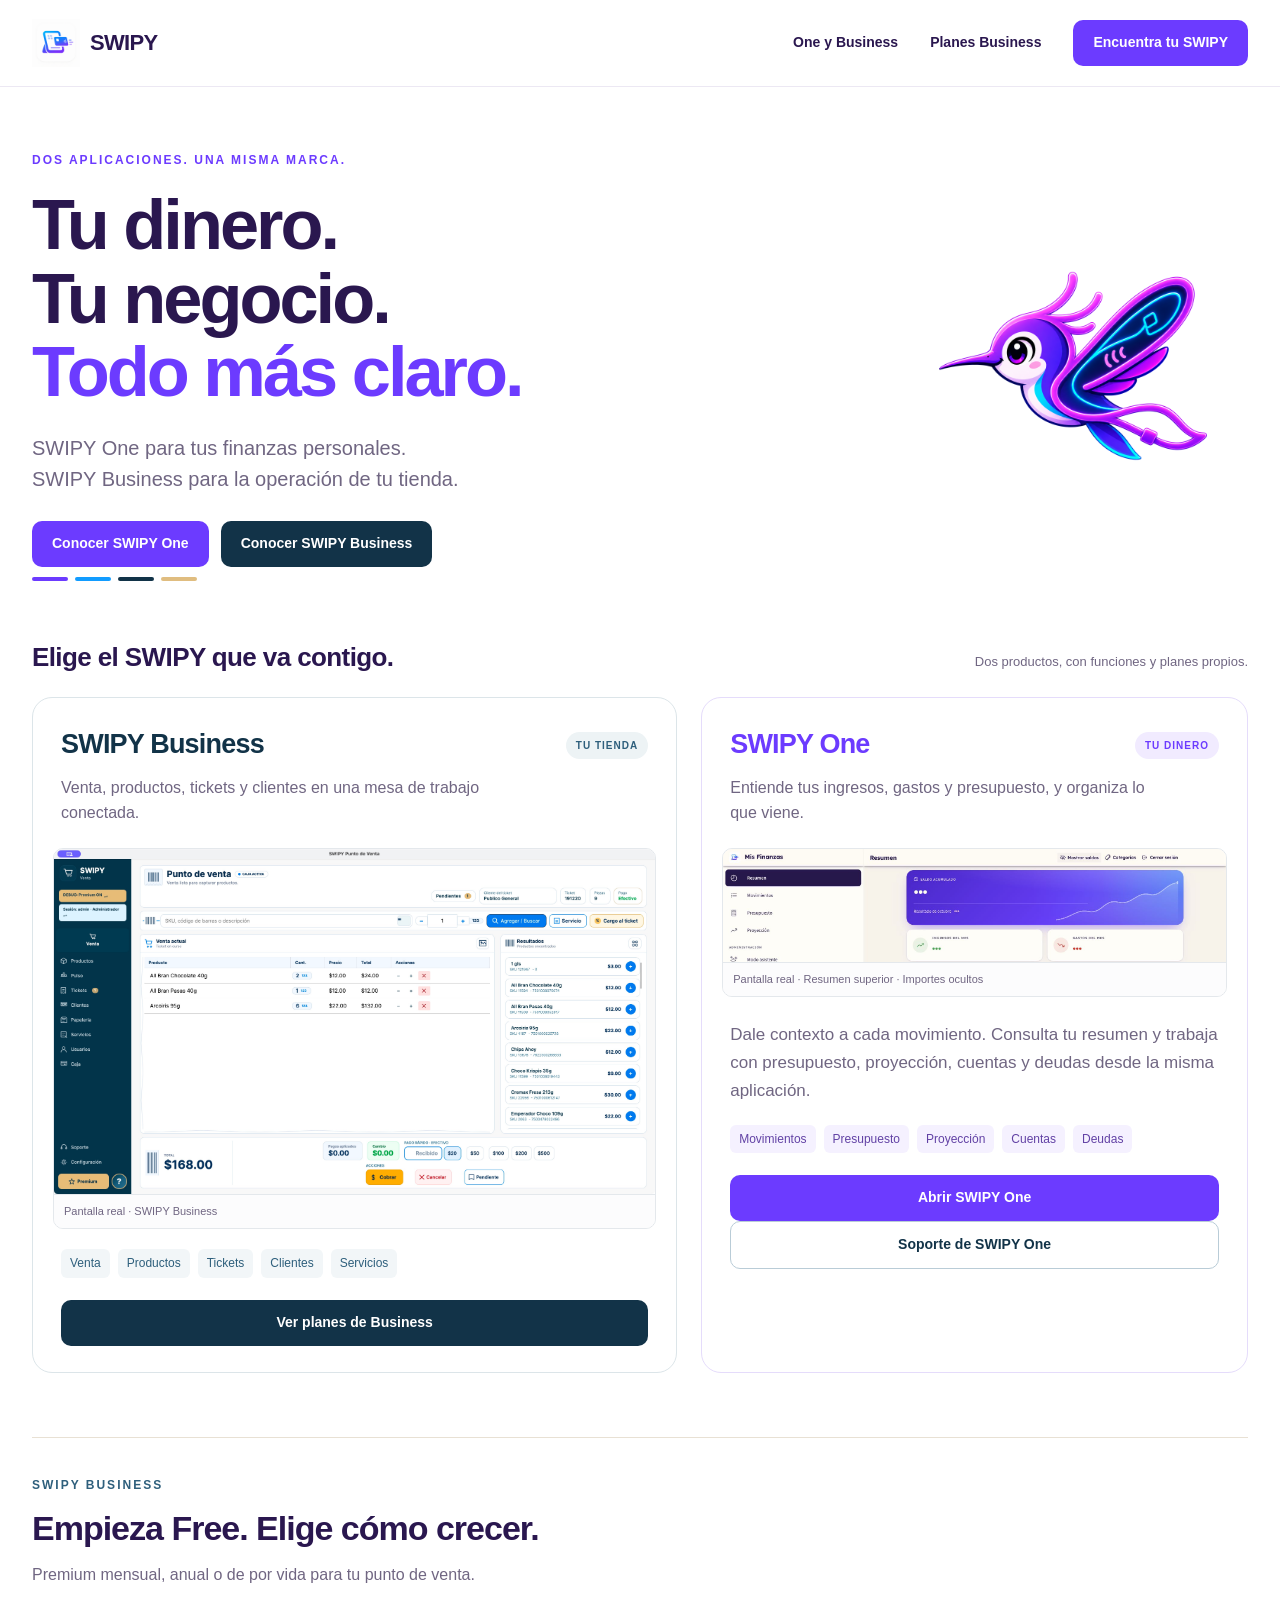
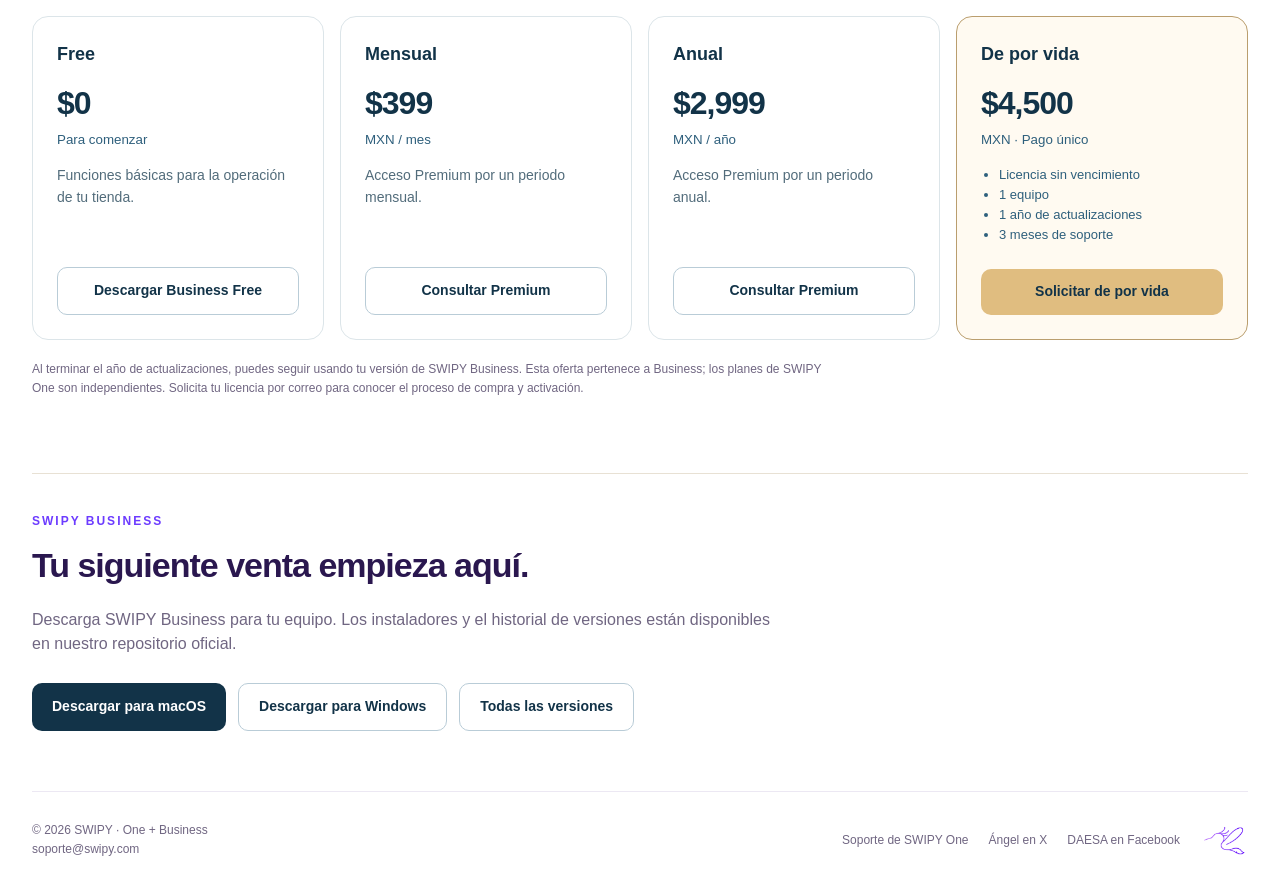
<file: index.html>
<!doctype html>
<html lang="es-MX">
<head>
<meta charset="utf-8">
<meta name="viewport" content="width=device-width,initial-scale=1">
<meta name="description" content="SWIPY One para tus finanzas personales y SWIPY Business para tu tienda. Conoce sus funciones, descarga Business y elige Premium mensual, anual o de por vida.">
<meta name="theme-color" content="#6c3bff">
<link rel="canonical" href="https://swipy.daesasoftware.com/">
<link rel="icon" type="image/png" href="assets/icon.png">
<link rel="apple-touch-icon" href="assets/icon.png">
<meta property="og:title" content="SWIPY · Tu dinero. Tu negocio. Todo más claro.">
<meta property="og:description" content="One para tus finanzas personales. Business para la operación de tu tienda.">
<meta property="og:type" content="website">
<meta property="og:url" content="https://swipy.daesasoftware.com/">
<meta property="og:image" content="https://swipy.daesasoftware.com/assets/icon.png">
<title>SWIPY · One para tu dinero, Business para tu tienda</title>
<link rel="stylesheet" href="styles.css?v=20261006">
</head>
<body>
<a class="skip-link" href="#contenido">Saltar al contenido</a>
<header>
<div class="wrap nav">
<a class="logo" href="#inicio">
<img src="assets/icon.png" alt="Icono oficial de SWIPY">SWIPY</a>
<nav class="navlinks" aria-label="Principal">
<a href="#productos">One y Business</a>
<a href="#planes">Planes Business</a>
<a class="button" href="#productos">Encuentra tu SWIPY</a>
</nav>
</div>
</header>
<main class="wrap" id="contenido">
<div id="inicio">
</div>
<section class="hero">
<div>
<div class="eyebrow">Dos aplicaciones. Una misma marca.</div>
<h1>Tu dinero.<br>Tu negocio.<br>
<span>Todo más claro.</span>
</h1>
<p>SWIPY One para tus finanzas personales.<br>SWIPY Business para la operación de tu tienda.</p>
<div class="herolinks">
<a class="button" href="#one">Conocer SWIPY One</a>
<a class="button business" href="#business">Conocer SWIPY Business</a>
</div>
<div class="palette" aria-label="Colores reales: violeta, azul, océano y dorado">
<i style="background:#6c3bff">
</i>
<i style="background:#129cff">
</i>
<i style="background:#123348">
</i>
<i style="background:#e0bd80">
</i>
</div>
</div>
<img class="mascot" src="assets/mascota.png" alt="Mascota oficial SWIPY: colibrí-ajolote">
</section>
<section id="productos">
<div class="sectionhead">
<h2>Elige el SWIPY que va contigo.</h2>
<span>Dos productos, con funciones y planes propios.</span>
</div>
<div class="products">
<article class="product" id="business">
<div class="producttop">
<div class="productname">
<h3>SWIPY Business</h3>
<span class="tag">TU TIENDA</span>
</div>
<p>Venta, productos, tickets y clientes en una mesa de trabajo conectada.</p>
</div>
<figure class="shot">
<img src="assets/business-venta.png" alt="Captura real de Venta en SWIPY Business, con ticket y resultados de productos">
<figcaption>Pantalla real · SWIPY Business</figcaption>
</figure>
<div class="productbottom">
<div class="features">
<span>Venta</span>
<span>Productos</span>
<span>Tickets</span>
<span>Clientes</span>
<span>Servicios</span>
</div>
<a class="button business" href="#planes">Ver planes de Business</a>
</div>
</article>
<article class="product one" id="one">
<div class="producttop">
<div class="productname">
<h3>SWIPY One</h3>
<span class="tag">TU DINERO</span>
</div>
<p>Entiende tus ingresos, gastos y presupuesto, y organiza lo que viene.</p>
</div>
<figure class="shot">
<img src="assets/one-resumen.png" alt="Captura real del resumen de SWIPY One con los importes ocultos">
<figcaption>Pantalla real · Resumen superior · Importes ocultos</figcaption>
</figure>
<div class="productbottom">
<p class="detail">Dale contexto a cada movimiento. Consulta tu resumen y trabaja con presupuesto, proyección, cuentas y deudas desde la misma aplicación.</p>
<div class="features">
<span>Movimientos</span>
<span>Presupuesto</span>
<span>Proyección</span>
<span>Cuentas</span>
<span>Deudas</span>
</div>
<a class="button" href="https://one.daesasoftware.com/" target="_blank" rel="noopener">Abrir SWIPY One</a>
<a class="button outline" href="soporte-one.html">Soporte de SWIPY One</a>
</div>
</article>
</div>
</section>
<section class="plans" id="planes">
<div class="eyebrow">SWIPY Business</div>
<h2>Empieza Free. Elige cómo crecer.</h2>
<p>Premium mensual, anual o de por vida para tu punto de venta.</p>
<div class="prices">
<article class="price">
<h3>Free</h3>
<strong>$0</strong>
<small>Para comenzar</small>
<p>Funciones básicas para la operación de tu tienda.</p>
<a class="button outline" href="#descargar">Descargar Business Free</a>
</article>
<article class="price">
<h3>Mensual</h3>
<strong>$399</strong>
<small>MXN / mes</small>
<p>Acceso Premium por un periodo mensual.</p>
<a class="button outline" href="mailto:soporte@swipy.com?subject=SWIPY%20Business%20Premium">Consultar Premium</a>
</article>
<article class="price">
<h3>Anual</h3>
<strong>$2,999</strong>
<small>MXN / año</small>
<p>Acceso Premium por un periodo anual.</p>
<a class="button outline" href="mailto:soporte@swipy.com?subject=SWIPY%20Business%20Premium">Consultar Premium</a>
</article>
<article class="price lifetime">
<h3>De por vida</h3>
<strong>$4,500</strong>
<small>MXN · Pago único</small>
<ul>
<li>Licencia sin vencimiento</li>
<li>1 equipo</li>
<li>1 año de actualizaciones</li>
<li>3 meses de soporte</li>
</ul>
<a class="button gold" href="mailto:soporte@swipy.com?subject=SWIPY+Business+%E2%80%94+Licencia+de+por+vida+%244%2C500+MXN&body=Me+interesa+la+licencia+de+por+vida+de+SWIPY+Business+por+%244%2C500+MXN%3A+1+equipo%2C+licencia+sin+vencimiento%2C+1+a%C3%B1o+de+actualizaciones+y+3+meses+de+soporte.+Quiero+conocer+el+proceso+de+compra+y+activaci%C3%B3n.">Solicitar de por vida</a>
</article>
</div>
<p class="notice" id="condiciones">Al terminar el año de actualizaciones, puedes seguir usando tu versión de SWIPY Business. Esta oferta pertenece a Business; los planes de SWIPY One son independientes. Solicita tu licencia por correo para conocer el proceso de compra y activación.</p>
</section>
<section class="downloads" id="descargar">
<div class="eyebrow">SWIPY Business</div>
<h2>Tu siguiente venta empieza aquí.</h2>
<p>Descarga SWIPY Business para tu equipo. Los instaladores y el historial de versiones están disponibles en nuestro repositorio oficial.</p>
<div class="herolinks">
<a class="button business" href="https://github.com/DaeSa-Software/swipy-pages/releases/latest/download/SWIPY.Avalonia-osx-Setup.pkg">Descargar para macOS</a>
<a class="button outline" href="https://github.com/DaeSa-Software/swipy-pages/releases/latest/download/SWIPY.Avalonia-win-Setup.exe">Descargar para Windows</a>
<a class="button outline" href="https://github.com/DaeSa-Software/swipy-pages/releases">Todas las versiones</a>
</div>
</section>
</main>
<footer class="wrap footer">
<span>© 2026 SWIPY · One + Business<br>
<a href="mailto:soporte@swipy.com">soporte@swipy.com</a>
</span>
<div class="footerlinks">
<a href="soporte-one.html">Soporte de SWIPY One</a>
<a href="https://x.com/legnaG93" target="_blank" rel="noopener noreferrer">Ángel en X</a>
<a href="https://www.facebook.com/DaesaSoftware" target="_blank" rel="noopener noreferrer">DAESA en Facebook</a>
<img src="assets/firma.png" alt="Firma de la mascota oficial SWIPY">
</div>
</footer>
</body>
</html>
</file>
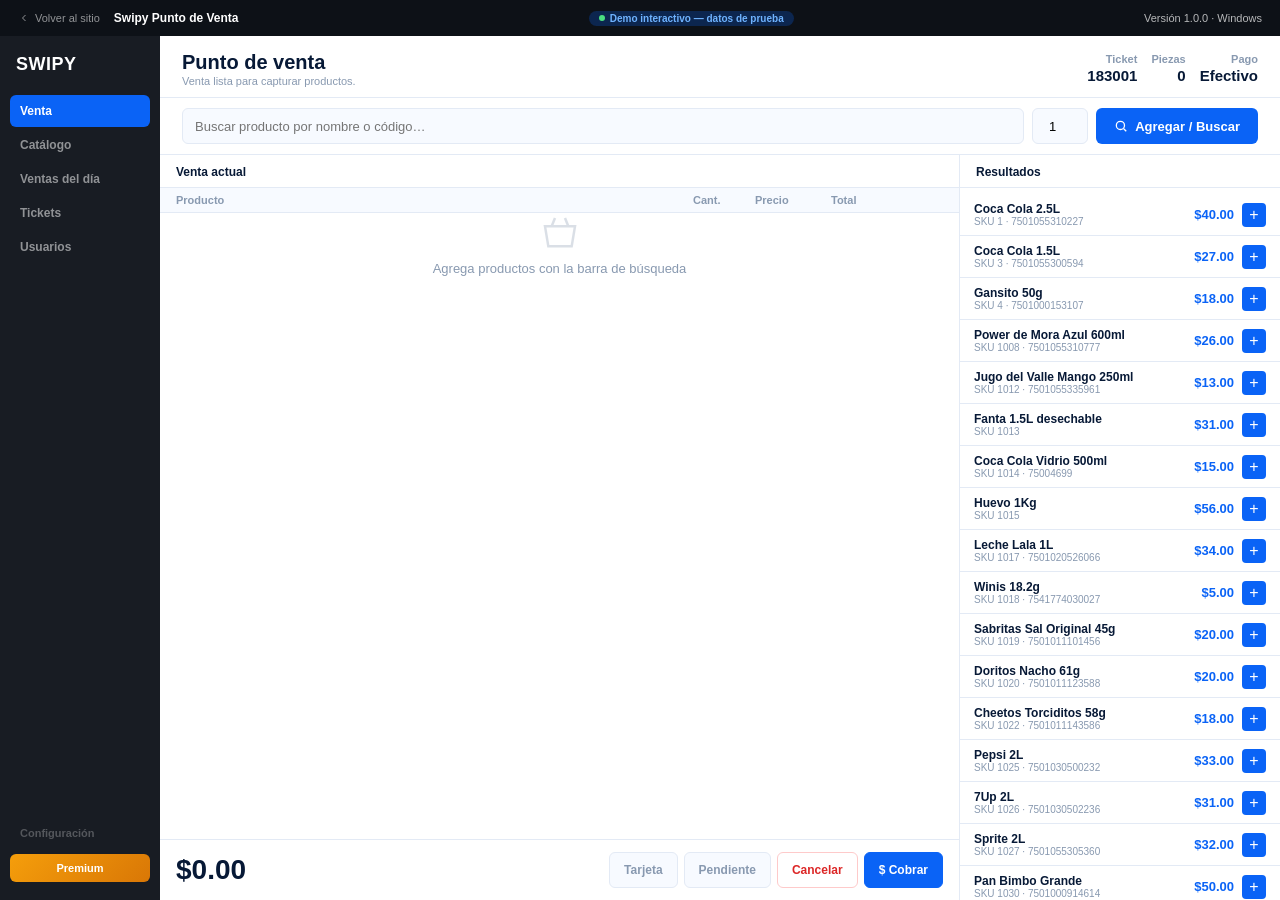
<file: demo.html>
<!doctype html>
<html lang="es-MX">
<head>
  <meta charset="utf-8">
  <meta name="viewport" content="width=device-width, initial-scale=1">
  <title>Swipy – Demo interactivo</title>
  <style>
    *, *::before, *::after { box-sizing: border-box; margin: 0; padding: 0; }

    :root {
      --side-bg: #181c23;
      --side-w: 160px;
      --blue: #0a63f6;
      --blue-dark: #0850d0;
      --navy: #071936;
      --ink: #172748;
      --muted: #8899b0;
      --line: #e3eaf5;
      --soft: #f7faff;
      --white: #fff;
      --green: #16a34a;
      --red: #dc2626;
    }

    html, body { height: 100%; overflow: hidden; }

    body {
      font-family: 'Segoe UI', Inter, Arial, sans-serif;
      font-size: 13px;
      color: var(--ink);
      background: #111;
      display: flex;
      flex-direction: column;
    }

    /* ── Top bar ── */
    .topbar {
      display: flex;
      align-items: center;
      justify-content: space-between;
      padding: 0 18px;
      height: 36px;
      background: #0d1117;
      color: rgba(255,255,255,.7);
      font-size: 11px;
      flex-shrink: 0;
      gap: 12px;
    }
    .topbar strong { color: #fff; font-size: 12px; }
    .topbar-badge {
      display: inline-flex;
      align-items: center;
      gap: 5px;
      padding: 2px 10px;
      border-radius: 999px;
      background: rgba(10,99,246,.25);
      color: #6fb3ff;
      font-size: 10px;
      font-weight: 700;
    }
    .topbar-badge::before {
      content: '';
      width: 6px; height: 6px;
      border-radius: 50%;
      background: #4ade80;
      display: block;
    }
    .back-link {
      color: rgba(255,255,255,.55);
      font-size: 11px;
      text-decoration: none;
      display: flex;
      align-items: center;
      gap: 5px;
    }
    .back-link:hover { color: #fff; }

    /* ── App shell ── */
    .app {
      flex: 1;
      display: flex;
      overflow: hidden;
    }

    /* ── Sidebar ── */
    .sidebar {
      width: var(--side-w);
      background: var(--side-bg);
      display: flex;
      flex-direction: column;
      padding: 18px 10px;
      flex-shrink: 0;
      user-select: none;
    }
    .sidebar-logo {
      color: #fff;
      font-size: 18px;
      font-weight: 900;
      letter-spacing: .5px;
      padding: 0 6px;
      margin-bottom: 20px;
    }
    .nav-item {
      padding: 9px 10px;
      border-radius: 6px;
      color: rgba(255,255,255,.52);
      font-size: 12px;
      font-weight: 600;
      cursor: pointer;
      transition: background .15s, color .15s;
      margin-bottom: 2px;
    }
    .nav-item:hover { background: rgba(255,255,255,.06); color: rgba(255,255,255,.85); }
    .nav-item.active { background: var(--blue); color: #fff; }
    .sidebar-bottom { margin-top: auto; }
    .sidebar-bottom .nav-item { font-size: 11px; }
    .premium-btn {
      display: block;
      margin-top: 6px;
      padding: 8px 10px;
      border-radius: 6px;
      background: linear-gradient(135deg, #f59e0b, #d97706);
      color: #fff;
      font-size: 11px;
      font-weight: 800;
      text-align: center;
      cursor: default;
    }

    /* ── Main content ── */
    .main {
      flex: 1;
      background: var(--white);
      display: flex;
      flex-direction: column;
      overflow: hidden;
    }

    /* ── Views ── */
    .view { display: none; flex: 1; flex-direction: column; overflow: hidden; }
    .view.active { display: flex; }

    /* ── Shared header ── */
    .view-head {
      padding: 16px 22px 10px;
      border-bottom: 1px solid var(--line);
      display: flex;
      align-items: flex-start;
      justify-content: space-between;
      flex-shrink: 0;
    }
    .view-title { font-size: 20px; font-weight: 900; color: var(--navy); line-height: 1; }
    .view-sub { font-size: 11px; color: var(--muted); margin-top: 3px; }
    .view-meta { display: flex; gap: 14px; }
    .meta-chip {
      text-align: right;
      font-size: 11px;
      color: var(--muted);
      font-weight: 600;
      line-height: 1.3;
    }
    .meta-chip strong { display: block; font-size: 15px; color: var(--navy); font-weight: 900; }

    /* ── Venta view ── */
    #v-venta .search-bar {
      display: flex;
      gap: 8px;
      padding: 10px 22px;
      border-bottom: 1px solid var(--line);
      flex-shrink: 0;
    }
    .search-input {
      flex: 1;
      height: 36px;
      padding: 0 12px;
      border: 1px solid var(--line);
      border-radius: 6px;
      background: var(--soft);
      font-size: 13px;
      color: var(--ink);
      outline: none;
    }
    .search-input:focus { border-color: var(--blue); }
    .qty-input {
      width: 56px;
      height: 36px;
      padding: 0 10px;
      border: 1px solid var(--line);
      border-radius: 6px;
      background: var(--soft);
      font-size: 13px;
      text-align: center;
      outline: none;
    }
    .qty-input:focus { border-color: var(--blue); }
    .search-btn {
      height: 36px;
      padding: 0 18px;
      background: var(--blue);
      color: #fff;
      border: none;
      border-radius: 6px;
      font-size: 13px;
      font-weight: 700;
      cursor: pointer;
      display: flex;
      align-items: center;
      gap: 7px;
      white-space: nowrap;
    }
    .search-btn:hover { background: var(--blue-dark); }

    .venta-body {
      flex: 1;
      display: grid;
      grid-template-columns: 1fr 320px;
      overflow: hidden;
    }

    /* Left: current sale */
    .sale-panel {
      display: flex;
      flex-direction: column;
      border-right: 1px solid var(--line);
      overflow: hidden;
    }
    .panel-title {
      padding: 10px 16px 8px;
      font-size: 12px;
      font-weight: 800;
      color: var(--navy);
      border-bottom: 1px solid var(--line);
      flex-shrink: 0;
    }
    .sale-table-head {
      display: grid;
      grid-template-columns: 1fr 56px 70px 70px 36px;
      gap: 6px;
      padding: 6px 16px;
      background: var(--soft);
      border-bottom: 1px solid var(--line);
      font-size: 11px;
      font-weight: 700;
      color: var(--muted);
      flex-shrink: 0;
    }
    .sale-items {
      flex: 1;
      overflow-y: auto;
    }
    .sale-row {
      display: grid;
      grid-template-columns: 1fr 56px 70px 70px 36px;
      gap: 6px;
      padding: 8px 16px;
      border-bottom: 1px solid var(--line);
      align-items: center;
      font-size: 12px;
    }
    .sale-row:last-child { border-bottom: none; }
    .sale-row .prod-name { font-weight: 600; color: var(--navy); }
    .sale-row .qty-cell {
      width: 44px;
      height: 26px;
      text-align: center;
      border: 1px solid var(--line);
      border-radius: 4px;
      font-size: 12px;
      outline: none;
      background: var(--soft);
    }
    .sale-row .price-cell { color: var(--muted); }
    .sale-row .total-cell { font-weight: 700; color: var(--ink); }
    .remove-btn {
      width: 26px; height: 26px;
      border: none;
      background: #fee2e2;
      color: var(--red);
      border-radius: 4px;
      cursor: pointer;
      font-size: 14px;
      display: flex;
      align-items: center;
      justify-content: center;
    }
    .remove-btn:hover { background: #fecaca; }
    .sale-empty {
      flex: 1;
      display: flex;
      align-items: center;
      justify-content: center;
      color: var(--muted);
      font-size: 13px;
      flex-direction: column;
      gap: 8px;
    }
    .sale-empty svg { opacity: .3; }

    .sale-footer {
      padding: 12px 16px;
      border-top: 1px solid var(--line);
      display: flex;
      align-items: center;
      justify-content: space-between;
      flex-shrink: 0;
      gap: 10px;
    }
    .total-display { font-size: 28px; font-weight: 900; color: var(--navy); }
    .pay-btns { display: flex; gap: 6px; }
    .pay-btn {
      height: 36px;
      padding: 0 14px;
      border: 1px solid var(--line);
      border-radius: 6px;
      background: var(--soft);
      color: var(--muted);
      font-size: 12px;
      font-weight: 700;
      cursor: pointer;
    }
    .pay-btn:hover { background: var(--line); }
    .pay-btn.cobrar {
      background: var(--blue);
      color: #fff;
      border-color: var(--blue);
    }
    .pay-btn.cobrar:hover { background: var(--blue-dark); }
    .pay-btn.cancelar { color: var(--red); border-color: #fecaca; background: #fff; }
    .pay-btn.cancelar:hover { background: #fee2e2; }

    /* Right: search results */
    .results-panel {
      display: flex;
      flex-direction: column;
      overflow: hidden;
    }
    .results-list {
      flex: 1;
      overflow-y: auto;
      padding: 6px 0;
    }
    .result-row {
      display: flex;
      align-items: center;
      justify-content: space-between;
      padding: 8px 14px;
      cursor: pointer;
      border-bottom: 1px solid var(--line);
      gap: 8px;
    }
    .result-row:hover { background: var(--soft); }
    .result-row:last-child { border-bottom: none; }
    .result-name { font-size: 12px; font-weight: 600; color: var(--navy); }
    .result-sku { font-size: 10px; color: var(--muted); }
    .result-price { font-size: 13px; font-weight: 800; color: var(--blue); white-space: nowrap; }
    .add-chip {
      width: 24px; height: 24px;
      background: var(--blue);
      color: #fff;
      border-radius: 4px;
      display: flex;
      align-items: center;
      justify-content: center;
      font-size: 16px;
      flex-shrink: 0;
    }

    /* ── Catálogo view ── */
    .cat-filters {
      padding: 10px 22px;
      border-bottom: 1px solid var(--line);
      display: grid;
      grid-template-columns: 1fr 140px 140px 90px 90px auto;
      gap: 8px;
      align-items: end;
      flex-shrink: 0;
    }
    .field-label { font-size: 10px; color: var(--muted); font-weight: 700; margin-bottom: 3px; }
    .field-input {
      height: 32px;
      padding: 0 10px;
      border: 1px solid var(--line);
      border-radius: 5px;
      background: var(--soft);
      font-size: 12px;
      outline: none;
      width: 100%;
    }
    .field-input:focus { border-color: var(--blue); }
    .filter-btn {
      height: 32px;
      padding: 0 16px;
      background: var(--blue);
      color: #fff;
      border: none;
      border-radius: 5px;
      font-size: 12px;
      font-weight: 700;
      cursor: pointer;
      align-self: end;
    }
    .filter-btn:hover { background: var(--blue-dark); }

    .cat-body {
      flex: 1;
      display: grid;
      grid-template-columns: 1fr 240px;
      overflow: hidden;
    }
    .cat-table-wrap { overflow-y: auto; }
    .cat-table {
      width: 100%;
      border-collapse: collapse;
      font-size: 12px;
    }
    .cat-table thead th {
      position: sticky;
      top: 0;
      background: var(--soft);
      padding: 8px 12px;
      text-align: left;
      font-size: 11px;
      font-weight: 700;
      color: var(--muted);
      border-bottom: 1px solid var(--line);
      white-space: nowrap;
    }
    .cat-table tbody tr {
      border-bottom: 1px solid var(--line);
      cursor: pointer;
      transition: background .1s;
    }
    .cat-table tbody tr:hover { background: var(--soft); }
    .cat-table tbody tr.selected { background: #eff6ff; }
    .cat-table td { padding: 7px 12px; color: var(--ink); }
    .cat-table td:first-child { color: var(--muted); font-size: 11px; }

    .detail-panel {
      border-left: 1px solid var(--line);
      padding: 16px;
      overflow-y: auto;
    }
    .detail-panel h3 { font-size: 13px; font-weight: 800; color: var(--navy); margin-bottom: 14px; }
    .detail-field { margin-bottom: 12px; }
    .detail-field label { display: block; font-size: 10px; color: var(--muted); font-weight: 700; margin-bottom: 3px; }
    .detail-field input {
      width: 100%;
      height: 30px;
      padding: 0 8px;
      border: 1px solid var(--line);
      border-radius: 4px;
      background: var(--soft);
      font-size: 12px;
      outline: none;
    }
    .detail-actions { display: flex; gap: 6px; margin-top: 14px; }
    .det-btn {
      flex: 1;
      height: 30px;
      border: 1px solid var(--line);
      border-radius: 4px;
      background: var(--soft);
      color: var(--muted);
      font-size: 11px;
      font-weight: 700;
      cursor: default;
    }

    /* ── Ventas del día view ── */
    .stats-grid {
      display: grid;
      grid-template-columns: repeat(4, 1fr);
      gap: 14px;
      padding: 16px 22px;
      flex-shrink: 0;
    }
    .stat-card {
      padding: 14px 16px;
      border: 1px solid var(--line);
      border-radius: 8px;
      background: var(--soft);
    }
    .stat-label { font-size: 11px; color: var(--muted); font-weight: 700; margin-bottom: 4px; }
    .stat-value { font-size: 22px; font-weight: 900; color: var(--navy); }
    .stat-value.green { color: var(--green); }
    .tickets-list { flex: 1; overflow-y: auto; padding: 0 22px; }
    .ticket-row {
      display: grid;
      grid-template-columns: 80px 1fr 80px 90px;
      gap: 10px;
      align-items: center;
      padding: 10px 0;
      border-bottom: 1px solid var(--line);
      font-size: 12px;
    }
    .ticket-row:last-child { border-bottom: none; }
    .ticket-id { font-weight: 800; color: var(--blue); }
    .ticket-items { color: var(--muted); }
    .ticket-pay {
      display: inline-flex;
      align-items: center;
      padding: 2px 8px;
      border-radius: 999px;
      font-size: 10px;
      font-weight: 700;
      background: #dcfce7;
      color: var(--green);
    }
    .ticket-total { font-weight: 800; text-align: right; }

    /* ── Modal de cobro ── */
    .modal-overlay {
      position: fixed;
      inset: 0;
      background: rgba(0,0,0,.5);
      display: flex;
      align-items: center;
      justify-content: center;
      z-index: 100;
      backdrop-filter: blur(3px);
    }
    .modal-overlay.hidden { display: none; }
    .modal {
      background: #fff;
      border-radius: 12px;
      width: 380px;
      padding: 28px;
      box-shadow: 0 30px 60px rgba(0,0,0,.25);
    }
    .modal h2 { font-size: 18px; font-weight: 900; color: var(--navy); margin-bottom: 6px; }
    .modal p { font-size: 13px; color: var(--muted); margin-bottom: 20px; }
    .modal-total { font-size: 36px; font-weight: 900; color: var(--navy); text-align: center; margin-bottom: 20px; }
    .payment-methods { display: grid; grid-template-columns: 1fr 1fr 1fr; gap: 8px; margin-bottom: 20px; }
    .pay-method {
      padding: 12px 8px;
      border: 2px solid var(--line);
      border-radius: 8px;
      text-align: center;
      font-size: 12px;
      font-weight: 700;
      color: var(--muted);
      cursor: pointer;
      transition: all .15s;
    }
    .pay-method:hover { border-color: var(--blue); color: var(--blue); }
    .pay-method.selected { border-color: var(--blue); background: #eff6ff; color: var(--blue); }
    .pay-method svg { display: block; margin: 0 auto 5px; }
    .received-row { display: flex; gap: 8px; margin-bottom: 14px; align-items: center; }
    .received-row label { font-size: 12px; font-weight: 700; white-space: nowrap; }
    .received-row input {
      flex: 1;
      height: 36px;
      padding: 0 12px;
      border: 1px solid var(--line);
      border-radius: 6px;
      font-size: 15px;
      font-weight: 700;
      outline: none;
    }
    .received-row input:focus { border-color: var(--blue); }
    .change-display {
      text-align: center;
      font-size: 13px;
      color: var(--muted);
      margin-bottom: 16px;
      min-height: 20px;
    }
    .change-display strong { color: var(--green); font-size: 16px; }
    .quick-amounts { display: flex; gap: 6px; margin-bottom: 18px; }
    .quick-btn {
      flex: 1;
      height: 32px;
      border: 1px solid var(--line);
      border-radius: 5px;
      background: var(--soft);
      font-size: 12px;
      font-weight: 700;
      cursor: pointer;
    }
    .quick-btn:hover { background: var(--line); }
    .modal-actions { display: flex; gap: 8px; }
    .modal-btn {
      flex: 1;
      height: 40px;
      border: none;
      border-radius: 7px;
      font-size: 14px;
      font-weight: 800;
      cursor: pointer;
    }
    .modal-btn.cancel { background: var(--soft); color: var(--muted); border: 1px solid var(--line); }
    .modal-btn.confirm { background: var(--blue); color: #fff; }
    .modal-btn.confirm:hover { background: var(--blue-dark); }

    /* ── Success screen ── */
    .success-modal {
      text-align: center;
      padding: 36px 28px;
    }
    .success-icon {
      width: 64px; height: 64px;
      background: #dcfce7;
      border-radius: 50%;
      display: flex;
      align-items: center;
      justify-content: center;
      margin: 0 auto 16px;
      color: var(--green);
    }
    .success-modal h2 { font-size: 20px; font-weight: 900; color: var(--navy); margin-bottom: 6px; }
    .success-modal p { color: var(--muted); margin-bottom: 20px; }
    .success-detail { display: flex; justify-content: space-between; font-size: 13px; margin-bottom: 8px; }
    .success-detail strong { font-weight: 800; }
    .success-hr { border: none; border-top: 1px solid var(--line); margin: 12px 0; }

    /* ── Responsive ── */
    @media (max-width: 860px) {
      :root { --side-w: 46px; }
      .sidebar-logo { font-size: 10px; letter-spacing: 0; }
      .nav-item { font-size: 0; padding: 10px 0; text-align: center; }
      .nav-item::before { font-size: 16px; display: block; }
      .premium-btn { font-size: 0; padding: 8px 0; }
      .cat-filters { grid-template-columns: 1fr 1fr auto; }
      .cat-filters .field:nth-child(n+3) { display: none; }
      .stats-grid { grid-template-columns: 1fr 1fr; }
    }
  </style>
</head>
<body>

  <!-- Top bar -->
  <div class="topbar">
    <div style="display:flex;align-items:center;gap:14px;">
      <a class="back-link" href="index.html">
        <svg width="12" height="12" fill="none" stroke="currentColor" stroke-width="2" viewBox="0 0 24 24"><path d="M15 18l-6-6 6-6"/></svg>
        Volver al sitio
      </a>
      <strong>Swipy Punto de Venta</strong>
    </div>
    <div class="topbar-badge">Demo interactivo — datos de prueba</div>
    <span style="font-size:11px;">Versión 1.0.0 · Windows</span>
  </div>

  <!-- App shell -->
  <div class="app">

    <!-- Sidebar -->
    <nav class="sidebar">
      <div class="sidebar-logo">SWIPY</div>
      <div class="nav-item active" data-view="v-venta">Venta</div>
      <div class="nav-item" data-view="v-catalogo">Catálogo</div>
      <div class="nav-item" data-view="v-dia">Ventas del día</div>
      <div class="nav-item" data-view="v-tickets">Tickets</div>
      <div class="nav-item" data-view="v-usuarios">Usuarios</div>
      <div class="sidebar-bottom">
        <div class="nav-item" style="opacity:.5;cursor:default;">Configuración</div>
        <div class="premium-btn">Premium</div>
      </div>
    </nav>

    <!-- Main -->
    <div class="main">

      <!-- ── VENTA ── -->
      <div class="view active" id="v-venta">
        <div class="view-head">
          <div>
            <div class="view-title">Punto de venta</div>
            <div class="view-sub">Venta lista para capturar productos.</div>
          </div>
          <div class="view-meta">
            <div class="meta-chip">Ticket<strong id="ticket-num">183001</strong></div>
            <div class="meta-chip">Piezas<strong id="ticket-pzs">0</strong></div>
            <div class="meta-chip">Pago<strong id="ticket-pago">Efectivo</strong></div>
          </div>
        </div>

        <div class="search-bar">
          <input class="search-input" id="search-inp" type="text" placeholder="Buscar producto por nombre o código…" autocomplete="off">
          <input class="qty-input" id="qty-inp" type="number" value="1" min="1" max="99">
          <button class="search-btn" id="search-btn">
            <svg width="14" height="14" fill="none" stroke="currentColor" stroke-width="2.2" viewBox="0 0 24 24"><circle cx="11" cy="11" r="7"/><path d="m21 21-4.35-4.35"/></svg>
            Agregar / Buscar
          </button>
        </div>

        <div class="venta-body">
          <!-- Sale list -->
          <div class="sale-panel">
            <div class="panel-title">Venta actual</div>
            <div class="sale-table-head">
              <span>Producto</span><span>Cant.</span><span>Precio</span><span>Total</span><span></span>
            </div>
            <div class="sale-items" id="sale-items">
              <div class="sale-empty" id="sale-empty">
                <svg width="40" height="40" fill="none" stroke="currentColor" stroke-width="1.5" viewBox="0 0 24 24"><path d="M3 8h18l-2 12H5L3 8Z"/><path d="M7 8 9 3m8 5-2-5"/></svg>
                <span>Agrega productos con la barra de búsqueda</span>
              </div>
            </div>
            <div class="sale-footer">
              <div class="total-display" id="total-display">$0.00</div>
              <div class="pay-btns">
                <button class="pay-btn" id="btn-tarjeta">Tarjeta</button>
                <button class="pay-btn" id="btn-pendiente">Pendiente</button>
                <button class="pay-btn cancelar" id="btn-cancelar">Cancelar</button>
                <button class="pay-btn cobrar" id="btn-cobrar">$ Cobrar</button>
              </div>
            </div>
          </div>

          <!-- Results panel -->
          <div class="results-panel">
            <div class="panel-title">Resultados</div>
            <div class="results-list" id="results-list">
              <!-- populated by JS -->
            </div>
          </div>
        </div>
      </div>

      <!-- ── CATÁLOGO ── -->
      <div class="view" id="v-catalogo">
        <div class="view-head">
          <div>
            <div class="view-title">Catálogo de productos</div>
            <div class="view-sub" id="cat-count">50 productos encontrados.</div>
          </div>
          <button class="search-btn" style="margin-top:4px;cursor:default;opacity:.6;">+ Nuevo producto</button>
        </div>

        <div class="cat-filters">
          <div>
            <div class="field-label">Producto</div>
            <input class="field-input" id="cat-search" type="text" placeholder="Nombre del producto…">
          </div>
          <div>
            <div class="field-label">Código</div>
            <input class="field-input" id="cat-code" type="text" placeholder="Código de barras">
          </div>
          <div>
            <div class="field-label">Proveedor</div>
            <input class="field-input" id="cat-prov" type="text" placeholder="Proveedor">
          </div>
          <div>
            <div class="field-label">Precio mínimo</div>
            <input class="field-input" id="cat-min" type="number" placeholder="$0">
          </div>
          <div>
            <div class="field-label">Precio máximo</div>
            <input class="field-input" id="cat-max" type="number" placeholder="$999">
          </div>
          <div style="display:flex;gap:6px;align-items:end;">
            <button class="filter-btn" id="cat-filter-btn">Buscar</button>
            <button class="filter-btn" id="cat-clear-btn" style="background:var(--soft);color:var(--muted);border:1px solid var(--line);">Limpiar</button>
          </div>
        </div>

        <div class="cat-body">
          <div class="cat-table-wrap">
            <table class="cat-table">
              <thead>
                <tr>
                  <th>SKU</th><th>Nombre</th><th>Código</th><th>Proveedor</th><th>Presentación</th><th>Costo</th><th>Precio</th>
                </tr>
              </thead>
              <tbody id="cat-tbody"></tbody>
            </table>
          </div>
          <div class="detail-panel">
            <h3>Detalle</h3>
            <div class="detail-field"><label>Producto</label><input id="det-nombre" readonly></div>
            <div class="detail-field"><label>Costo</label><input id="det-costo" readonly></div>
            <div class="detail-field"><label>Precio</label><input id="det-precio" readonly></div>
            <div class="detail-field"><label>Cantidad</label><input id="det-cant" readonly></div>
            <div class="detail-field"><label>Código</label><input id="det-codigo" readonly></div>
            <div class="detail-field"><label>Proveedor</label><input id="det-prov" readonly></div>
            <div class="detail-field"><label>Unidad</label><input id="det-unidad" readonly></div>
            <div class="detail-actions">
              <button class="det-btn">💾</button>
              <button class="det-btn">🗑</button>
              <button class="det-btn">↩</button>
            </div>
          </div>
        </div>
      </div>

      <!-- ── VENTAS DEL DÍA ── -->
      <div class="view" id="v-dia">
        <div class="view-head">
          <div>
            <div class="view-title">Ventas del día</div>
            <div class="view-sub" id="dia-fecha"></div>
          </div>
        </div>
        <div class="stats-grid">
          <div class="stat-card"><div class="stat-label">Total del día</div><div class="stat-value green" id="stat-total">$0.00</div></div>
          <div class="stat-card"><div class="stat-label">Tickets</div><div class="stat-value" id="stat-tickets">0</div></div>
          <div class="stat-card"><div class="stat-label">Piezas vendidas</div><div class="stat-value" id="stat-pzas">0</div></div>
          <div class="stat-card"><div class="stat-label">Ticket promedio</div><div class="stat-value" id="stat-prom">$0.00</div></div>
        </div>
        <div class="tickets-list" id="tickets-list">
          <div class="ticket-row" style="font-size:11px;font-weight:700;color:var(--muted);">
            <span>Ticket</span><span>Productos</span><span>Forma de pago</span><span style="text-align:right;">Total</span>
          </div>
          <!-- populated by JS -->
        </div>
      </div>

      <!-- ── TICKETS (placeholder) ── -->
      <div class="view" id="v-tickets">
        <div class="view-head"><div><div class="view-title">Tickets</div><div class="view-sub">Historial de ventas</div></div></div>
        <div style="flex:1;display:flex;align-items:center;justify-content:center;color:var(--muted);flex-direction:column;gap:10px;">
          <svg width="48" height="48" fill="none" stroke="currentColor" stroke-width="1.4" viewBox="0 0 24 24" opacity=".3"><rect x="4" y="2" width="16" height="20" rx="2"/><path d="M8 7h8M8 11h8M8 15h5"/></svg>
          <span>Sección disponible en la versión completa</span>
        </div>
      </div>

      <!-- ── USUARIOS (placeholder) ── -->
      <div class="view" id="v-usuarios">
        <div class="view-head"><div><div class="view-title">Usuarios</div><div class="view-sub">Gestión de accesos</div></div></div>
        <div style="flex:1;display:flex;align-items:center;justify-content:center;color:var(--muted);flex-direction:column;gap:10px;">
          <svg width="48" height="48" fill="none" stroke="currentColor" stroke-width="1.4" viewBox="0 0 24 24" opacity=".3"><path d="M17 21v-2a4 4 0 0 0-8 0v2"/><circle cx="9" cy="7" r="4"/><path d="M23 21v-2a4 4 0 0 0-3-3.87M16 3.13a4 4 0 0 1 0 7.75"/></svg>
          <span>Sección disponible en la versión completa</span>
        </div>
      </div>

    </div><!-- /main -->
  </div><!-- /app -->

  <!-- Modal cobro -->
  <div class="modal-overlay hidden" id="modal-overlay">
    <div class="modal" id="modal-cobro">
      <h2>Cobrar venta</h2>
      <p>Selecciona la forma de pago y el monto recibido.</p>
      <div class="modal-total" id="modal-total-val">$0.00</div>
      <div class="payment-methods">
        <div class="pay-method selected" data-method="Efectivo">
          <svg width="20" height="20" fill="none" stroke="currentColor" stroke-width="1.8" viewBox="0 0 24 24"><rect x="2" y="6" width="20" height="12" rx="2"/><circle cx="12" cy="12" r="3"/></svg>
          Efectivo
        </div>
        <div class="pay-method" data-method="Tarjeta">
          <svg width="20" height="20" fill="none" stroke="currentColor" stroke-width="1.8" viewBox="0 0 24 24"><rect x="2" y="5" width="20" height="14" rx="2"/><path d="M2 10h20"/></svg>
          Tarjeta
        </div>
        <div class="pay-method" data-method="Transferencia">
          <svg width="20" height="20" fill="none" stroke="currentColor" stroke-width="1.8" viewBox="0 0 24 24"><path d="M5 12h14M12 5l7 7-7 7"/></svg>
          Transf.
        </div>
      </div>
      <div class="received-row" id="received-row">
        <label>Pago recibido</label>
        <input type="number" id="received-inp" placeholder="$0.00">
      </div>
      <div class="quick-amounts" id="quick-amounts">
        <button class="quick-btn" data-q="50">$50</button>
        <button class="quick-btn" data-q="100">$100</button>
        <button class="quick-btn" data-q="200">$200</button>
        <button class="quick-btn" data-q="500">$500</button>
      </div>
      <div class="change-display" id="change-display"></div>
      <div class="modal-actions">
        <button class="modal-btn cancel" id="modal-cancel">Cancelar</button>
        <button class="modal-btn confirm" id="modal-confirm">$ Cobrar</button>
      </div>
    </div>

    <!-- Success -->
    <div class="modal success-modal hidden" id="modal-success">
      <div class="success-icon">
        <svg width="32" height="32" fill="none" stroke="currentColor" stroke-width="2.5" viewBox="0 0 24 24"><path d="M20 6 9 17l-5-5"/></svg>
      </div>
      <h2>¡Venta registrada!</h2>
      <p>El cobro se realizó correctamente.</p>
      <div class="success-detail"><span>Total</span><strong id="s-total"></strong></div>
      <div class="success-detail"><span>Forma de pago</span><strong id="s-pago"></strong></div>
      <div class="success-detail" id="s-cambio-row"><span>Cambio</span><strong id="s-cambio" style="color:var(--green)"></strong></div>
      <div class="success-hr"></div>
      <div class="success-detail"><span>Ticket #</span><strong id="s-ticket"></strong></div>
      <button class="modal-btn confirm" id="modal-done" style="margin-top:18px;">Nueva venta</button>
    </div>
  </div>

<script>
const products = [
  { sku:1,    nombre:'Coca Cola 2.5L',              codigo:'7501055310227', proveedor:'ArcaContinental', presentacion:'Botella',  costo:35.00, precio:40.00, cantidad:24 },
  { sku:3,    nombre:'Coca Cola 1.5L',              codigo:'7501055300594', proveedor:'ArcaContinental', presentacion:'Botella',  costo:23.62, precio:27.00, cantidad:36 },
  { sku:4,    nombre:'Gansito 50g',                 codigo:'7501000153107', proveedor:'Marinela',        presentacion:'Pieza',    costo:12.30, precio:18.00, cantidad:48 },
  { sku:1008, nombre:'Power de Mora Azul 600ml',    codigo:'7501055310777', proveedor:'ArcaContinental', presentacion:'Botella',  costo:21.16, precio:26.00, cantidad:18 },
  { sku:1012, nombre:'Jugo del Valle Mango 250ml',  codigo:'7501055335961', proveedor:'ArcaContinental', presentacion:'Cajita',   costo:9.87,  precio:13.00, cantidad:60 },
  { sku:1013, nombre:'Fanta 1.5L desechable',       codigo:'0',             proveedor:'ArcaContinental', presentacion:'Botella',  costo:27.40, precio:31.00, cantidad:20 },
  { sku:1014, nombre:'Coca Cola Vidrio 500ml',      codigo:'75004699',      proveedor:'ArcaContinental', presentacion:'Botella',  costo:13.12, precio:15.00, cantidad:30 },
  { sku:1015, nombre:'Huevo 1Kg',                   codigo:'0',             proveedor:'Abarrotes',       presentacion:'Kilo',     costo:46.00, precio:56.00, cantidad:10 },
  { sku:1017, nombre:'Leche Lala 1L',               codigo:'7501020526066', proveedor:'Lala',            presentacion:'Caja',     costo:31.60, precio:34.00, cantidad:24 },
  { sku:1018, nombre:'Winis 18.2g',                 codigo:'7541774030027', proveedor:'',                presentacion:'Pieza',    costo:1.72,  precio:5.00,  cantidad:100 },
  { sku:1019, nombre:'Sabritas Sal Original 45g',   codigo:'7501011101456', proveedor:'Sabritas',        presentacion:'Bolsa',    costo:17.11, precio:20.00, cantidad:36 },
  { sku:1020, nombre:'Doritos Nacho 61g',           codigo:'7501011123588', proveedor:'Sabritas',        presentacion:'Bolsa',    costo:17.11, precio:20.00, cantidad:36 },
  { sku:1022, nombre:'Cheetos Torciditos 58g',      codigo:'7501011143586', proveedor:'Sabritas',        presentacion:'Bolsa',    costo:14.54, precio:18.00, cantidad:24 },
  { sku:1025, nombre:'Pepsi 2L',                    codigo:'7501030500232', proveedor:'PepsiCo',         presentacion:'Botella',  costo:28.00, precio:33.00, cantidad:18 },
  { sku:1026, nombre:'7Up 2L',                      codigo:'7501030502236', proveedor:'PepsiCo',         presentacion:'Botella',  costo:26.00, precio:31.00, cantidad:12 },
  { sku:1027, nombre:'Sprite 2L',                   codigo:'7501055305360', proveedor:'ArcaContinental', presentacion:'Botella',  costo:27.00, precio:32.00, cantidad:12 },
  { sku:1030, nombre:'Pan Bimbo Grande',            codigo:'7501000914614', proveedor:'Bimbo',           presentacion:'Bolsa',    costo:42.00, precio:50.00, cantidad:8  },
  { sku:1031, nombre:'Galletas Oreo 120g',          codigo:'7622210951106', proveedor:'Mondelez',        presentacion:'Paquete',  costo:18.00, precio:24.00, cantidad:30 },
  { sku:1032, nombre:'Marinela Pingüinos',          codigo:'7501000147199', proveedor:'Marinela',        presentacion:'Pieza',    costo:10.50, precio:16.00, cantidad:48 },
  { sku:1033, nombre:'Agua Ciel 1L',                codigo:'7501055362564', proveedor:'ArcaContinental', presentacion:'Botella',  costo:8.00,  precio:12.00, cantidad:48 },
  { sku:1034, nombre:'Agua Ciel 500ml',             codigo:'7501055362571', proveedor:'ArcaContinental', presentacion:'Botella',  costo:5.00,  precio:8.00,  cantidad:60 },
  { sku:1035, nombre:'Nescafé Clasico 50g',         codigo:'7501058600259', proveedor:'Nestlé',          presentacion:'Frasco',   costo:45.00, precio:58.00, cantidad:12 },
  { sku:1036, nombre:'Azúcar Estándar 1Kg',         codigo:'7501008882230', proveedor:'Zucarmex',        presentacion:'Bolsa',    costo:22.00, precio:28.00, cantidad:20 },
  { sku:1037, nombre:'Arroz SOS 1Kg',               codigo:'7501014600034', proveedor:'Arrocera',        presentacion:'Bolsa',    costo:24.00, precio:30.00, cantidad:15 },
  { sku:1038, nombre:'Frijol Negro 1Kg',            codigo:'7501011000117', proveedor:'La Sierra',       presentacion:'Bolsa',    costo:28.00, precio:35.00, cantidad:10 },
];

// ─── State ────────────────────────────────────────
let cart = [];
let payMethod = 'Efectivo';
let ticketCounter = 183001;
let soldTickets = [];
let allProducts = [...products];
let filteredProducts = [...products];

// ─── Helpers ──────────────────────────────────────
const fmt = n => '$' + n.toFixed(2);
const cartTotal = () => cart.reduce((s, r) => s + r.precio * r.qty, 0);
const cartPzas  = () => cart.reduce((s, r) => s + r.qty, 0);

// ─── Navigation ───────────────────────────────────
document.querySelectorAll('.nav-item[data-view]').forEach(el => {
  el.addEventListener('click', () => {
    document.querySelectorAll('.nav-item').forEach(n => n.classList.remove('active'));
    document.querySelectorAll('.view').forEach(v => v.classList.remove('active'));
    el.classList.add('active');
    document.getElementById(el.dataset.view).classList.add('active');
    if (el.dataset.view === 'v-dia') renderDia();
  });
});

// ─── Venta: search & results ───────────────────────
function renderResults(list) {
  const el = document.getElementById('results-list');
  if (!list.length) {
    el.innerHTML = '<div style="padding:20px;text-align:center;color:var(--muted);font-size:12px;">Sin resultados</div>';
    return;
  }
  el.innerHTML = list.slice(0, 20).map(p => `
    <div class="result-row" data-sku="${p.sku}">
      <div>
        <div class="result-name">${p.nombre}</div>
        <div class="result-sku">SKU ${p.sku}${p.codigo && p.codigo!=='0' ? ' · '+p.codigo : ''}</div>
      </div>
      <div style="display:flex;align-items:center;gap:8px;">
        <div class="result-price">${fmt(p.precio)}</div>
        <div class="add-chip">+</div>
      </div>
    </div>`).join('');
  el.querySelectorAll('.result-row').forEach(row => {
    row.addEventListener('click', () => addToCart(parseInt(row.dataset.sku)));
  });
}

// Show all on load
renderResults(allProducts);

function doSearch() {
  const q = document.getElementById('search-inp').value.toLowerCase().trim();
  if (!q) { renderResults(allProducts); return; }
  const r = allProducts.filter(p =>
    p.nombre.toLowerCase().includes(q) ||
    p.codigo.includes(q) ||
    String(p.sku).includes(q)
  );
  renderResults(r);
}

document.getElementById('search-inp').addEventListener('input', doSearch);
document.getElementById('search-inp').addEventListener('keydown', e => {
  if (e.key === 'Enter') {
    const q = e.target.value.toLowerCase().trim();
    const match = allProducts.find(p =>
      p.nombre.toLowerCase().includes(q) || p.codigo === q || String(p.sku) === q
    );
    if (match) { addToCart(match.sku); e.target.value = ''; doSearch(); }
  }
});
document.getElementById('search-btn').addEventListener('click', () => {
  const q = document.getElementById('search-inp').value.toLowerCase().trim();
  const match = allProducts.find(p =>
    p.nombre.toLowerCase().includes(q) || p.codigo === q || String(p.sku) === q
  );
  if (match) { addToCart(match.sku); document.getElementById('search-inp').value = ''; doSearch(); }
  else doSearch();
});

// ─── Cart ─────────────────────────────────────────
function addToCart(sku) {
  const p = allProducts.find(x => x.sku === sku);
  if (!p) return;
  const qty = parseInt(document.getElementById('qty-inp').value) || 1;
  const existing = cart.find(r => r.sku === sku);
  if (existing) existing.qty += qty;
  else cart.push({ ...p, qty });
  document.getElementById('qty-inp').value = 1;
  renderCart();
}

function renderCart() {
  const el = document.getElementById('sale-items');
  const empty = document.getElementById('sale-empty');
  const total = cartTotal();
  const pzas  = cartPzas();

  document.getElementById('total-display').textContent = fmt(total);
  document.getElementById('ticket-pzs').textContent = pzas;

  if (!cart.length) {
    el.innerHTML = '';
    empty.style.display = 'flex';
    return;
  }
  empty.style.display = 'none';
  el.innerHTML = cart.map((r, i) => `
    <div class="sale-row">
      <div class="prod-name">${r.nombre}</div>
      <input class="qty-cell" type="number" min="1" value="${r.qty}" data-i="${i}">
      <div class="price-cell">${fmt(r.precio)}</div>
      <div class="total-cell">${fmt(r.precio * r.qty)}</div>
      <button class="remove-btn" data-i="${i}">×</button>
    </div>`).join('');

  el.querySelectorAll('.qty-cell').forEach(inp => {
    inp.addEventListener('change', () => {
      const v = parseInt(inp.value);
      if (v > 0) cart[parseInt(inp.dataset.i)].qty = v;
      else cart.splice(parseInt(inp.dataset.i), 1);
      renderCart();
    });
  });
  el.querySelectorAll('.remove-btn').forEach(btn => {
    btn.addEventListener('click', () => {
      cart.splice(parseInt(btn.dataset.i), 1);
      renderCart();
    });
  });
}

document.getElementById('btn-cancelar').addEventListener('click', () => {
  cart = [];
  renderCart();
  document.getElementById('ticket-pzs').textContent = '0';
});

document.getElementById('btn-tarjeta').addEventListener('click', () => {
  payMethod = 'Tarjeta';
  document.getElementById('ticket-pago').textContent = 'Tarjeta';
});
document.getElementById('btn-pendiente').addEventListener('click', () => {
  payMethod = 'Pendiente';
  document.getElementById('ticket-pago').textContent = 'Pendiente';
});

// ─── Cobro modal ──────────────────────────────────
document.getElementById('btn-cobrar').addEventListener('click', () => {
  if (!cart.length) return;
  const total = cartTotal();
  document.getElementById('modal-total-val').textContent = fmt(total);
  document.getElementById('received-inp').value = '';
  document.getElementById('change-display').innerHTML = '';
  document.getElementById('modal-cobro').classList.remove('hidden');
  document.getElementById('modal-success').classList.add('hidden');
  document.getElementById('modal-overlay').classList.remove('hidden');
  selectMethod(payMethod);
});

function selectMethod(m) {
  payMethod = m;
  document.getElementById('ticket-pago').textContent = m;
  document.querySelectorAll('.pay-method').forEach(el => {
    el.classList.toggle('selected', el.dataset.method === m);
  });
  const isEfectivo = m === 'Efectivo';
  document.getElementById('received-row').style.display = isEfectivo ? 'flex' : 'none';
  document.getElementById('quick-amounts').style.display = isEfectivo ? 'flex' : 'none';
  document.getElementById('change-display').innerHTML = '';
}
document.querySelectorAll('.pay-method').forEach(el => {
  el.addEventListener('click', () => selectMethod(el.dataset.method));
});

document.getElementById('received-inp').addEventListener('input', function() {
  const total = cartTotal();
  const received = parseFloat(this.value) || 0;
  const cambio = received - total;
  document.getElementById('change-display').innerHTML = received >= total
    ? `Cambio: <strong>${fmt(cambio)}</strong>`
    : received > 0 ? `<span style="color:var(--red)">Pago insuficiente</span>` : '';
});

document.querySelectorAll('.quick-btn').forEach(btn => {
  btn.addEventListener('click', () => {
    document.getElementById('received-inp').value = btn.dataset.q;
    document.getElementById('received-inp').dispatchEvent(new Event('input'));
  });
});

document.getElementById('modal-cancel').addEventListener('click', () => {
  document.getElementById('modal-overlay').classList.add('hidden');
});
document.getElementById('modal-overlay').addEventListener('click', e => {
  if (e.target === document.getElementById('modal-overlay'))
    document.getElementById('modal-overlay').classList.add('hidden');
});

document.getElementById('modal-confirm').addEventListener('click', () => {
  const total = cartTotal();
  const received = payMethod === 'Efectivo' ? parseFloat(document.getElementById('received-inp').value) || 0 : total;
  if (payMethod === 'Efectivo' && received < total) {
    document.getElementById('change-display').innerHTML = '<span style="color:var(--red)">Monto insuficiente</span>';
    return;
  }
  const ticket = {
    id: ticketCounter,
    items: [...cart],
    total,
    pago: payMethod,
    cambio: payMethod === 'Efectivo' ? received - total : 0,
  };
  soldTickets.push(ticket);
  document.getElementById('s-total').textContent = fmt(total);
  document.getElementById('s-pago').textContent = payMethod;
  document.getElementById('s-cambio').textContent = fmt(ticket.cambio);
  document.getElementById('s-cambio-row').style.display = payMethod === 'Efectivo' ? 'flex' : 'none';
  document.getElementById('s-ticket').textContent = '#' + ticketCounter;
  ticketCounter++;
  document.getElementById('modal-cobro').classList.add('hidden');
  document.getElementById('modal-success').classList.remove('hidden');
});

document.getElementById('modal-done').addEventListener('click', () => {
  cart = [];
  renderCart();
  payMethod = 'Efectivo';
  document.getElementById('ticket-pago').textContent = 'Efectivo';
  document.getElementById('modal-overlay').classList.add('hidden');
});

// ─── Catálogo ─────────────────────────────────────
function renderCatTable(list) {
  document.getElementById('cat-count').textContent = list.length + ' productos encontrados.';
  document.getElementById('cat-tbody').innerHTML = list.map(p => `
    <tr data-sku="${p.sku}">
      <td>${p.sku}</td>
      <td>${p.nombre}</td>
      <td style="font-size:11px;color:var(--muted);">${p.codigo || '—'}</td>
      <td>${p.proveedor || '—'}</td>
      <td>${p.presentacion || '—'}</td>
      <td>${fmt(p.costo)}</td>
      <td style="font-weight:700;">${fmt(p.precio)}</td>
    </tr>`).join('');
  document.querySelectorAll('#cat-tbody tr').forEach(row => {
    row.addEventListener('click', () => {
      document.querySelectorAll('#cat-tbody tr').forEach(r => r.classList.remove('selected'));
      row.classList.add('selected');
      const p = allProducts.find(x => x.sku === parseInt(row.dataset.sku));
      if (!p) return;
      document.getElementById('det-nombre').value = p.nombre;
      document.getElementById('det-costo').value = fmt(p.costo);
      document.getElementById('det-precio').value = fmt(p.precio);
      document.getElementById('det-cant').value = p.cantidad;
      document.getElementById('det-codigo').value = p.codigo || '';
      document.getElementById('det-prov').value = p.proveedor || '';
      document.getElementById('det-unidad').value = p.presentacion || '';
    });
  });
}
renderCatTable(allProducts);

function filterCat() {
  const q    = document.getElementById('cat-search').value.toLowerCase();
  const code = document.getElementById('cat-code').value.toLowerCase();
  const prov = document.getElementById('cat-prov').value.toLowerCase();
  const min  = parseFloat(document.getElementById('cat-min').value) || 0;
  const max  = parseFloat(document.getElementById('cat-max').value) || Infinity;
  renderCatTable(allProducts.filter(p =>
    (!q    || p.nombre.toLowerCase().includes(q)) &&
    (!code || p.codigo.includes(code)) &&
    (!prov || p.proveedor.toLowerCase().includes(prov)) &&
    p.precio >= min && p.precio <= max
  ));
}
document.getElementById('cat-filter-btn').addEventListener('click', filterCat);
['cat-search','cat-code','cat-prov'].forEach(id =>
  document.getElementById(id).addEventListener('keydown', e => { if (e.key==='Enter') filterCat(); })
);
document.getElementById('cat-clear-btn').addEventListener('click', () => {
  ['cat-search','cat-code','cat-prov','cat-min','cat-max'].forEach(id =>
    document.getElementById(id).value = '');
  renderCatTable(allProducts);
});

// ─── Ventas del día ───────────────────────────────
function renderDia() {
  const today = new Date();
  document.getElementById('dia-fecha').textContent =
    today.toLocaleDateString('es-MX', { weekday:'long', year:'numeric', month:'long', day:'numeric' });
  const total = soldTickets.reduce((s, t) => s + t.total, 0);
  const pzas  = soldTickets.reduce((s, t) => s + t.items.reduce((a, i) => a + i.qty, 0), 0);
  document.getElementById('stat-total').textContent   = fmt(total);
  document.getElementById('stat-tickets').textContent = soldTickets.length;
  document.getElementById('stat-pzas').textContent    = pzas;
  document.getElementById('stat-prom').textContent    = soldTickets.length ? fmt(total / soldTickets.length) : '$0.00';
  const list = document.getElementById('tickets-list');
  const rows = soldTickets.map(t => `
    <div class="ticket-row">
      <span class="ticket-id">#${t.id}</span>
      <span class="ticket-items">${t.items.map(i => i.nombre).join(', ')}</span>
      <span><span class="ticket-pay">${t.pago}</span></span>
      <span class="ticket-total">${fmt(t.total)}</span>
    </div>`).reverse().join('');
  list.innerHTML = `
    <div class="ticket-row" style="font-size:11px;font-weight:700;color:var(--muted);">
      <span>Ticket</span><span>Productos</span><span>Forma de pago</span><span style="text-align:right;">Total</span>
    </div>` + (rows || `<div style="padding:30px;text-align:center;color:var(--muted);font-size:13px;">No hay ventas registradas aún.</div>`);
}
</script>
</body>
</html>
</file>
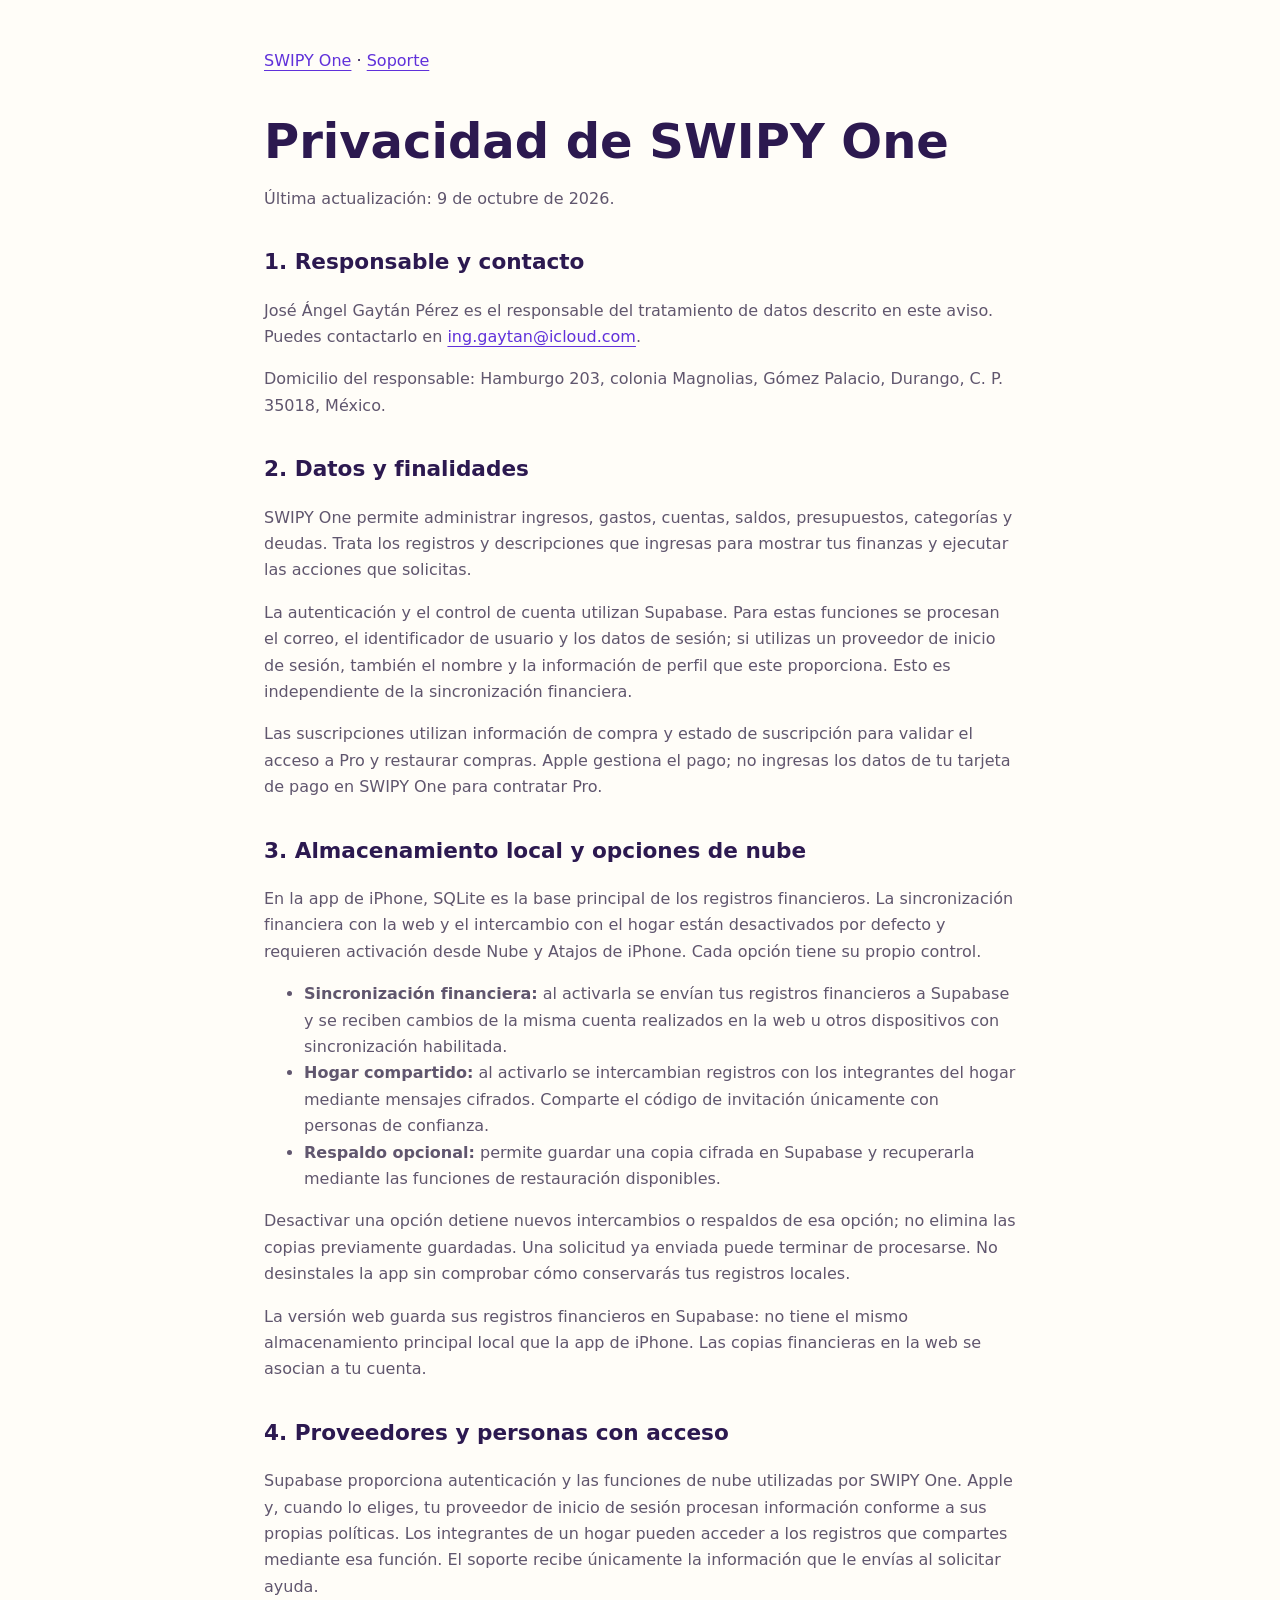
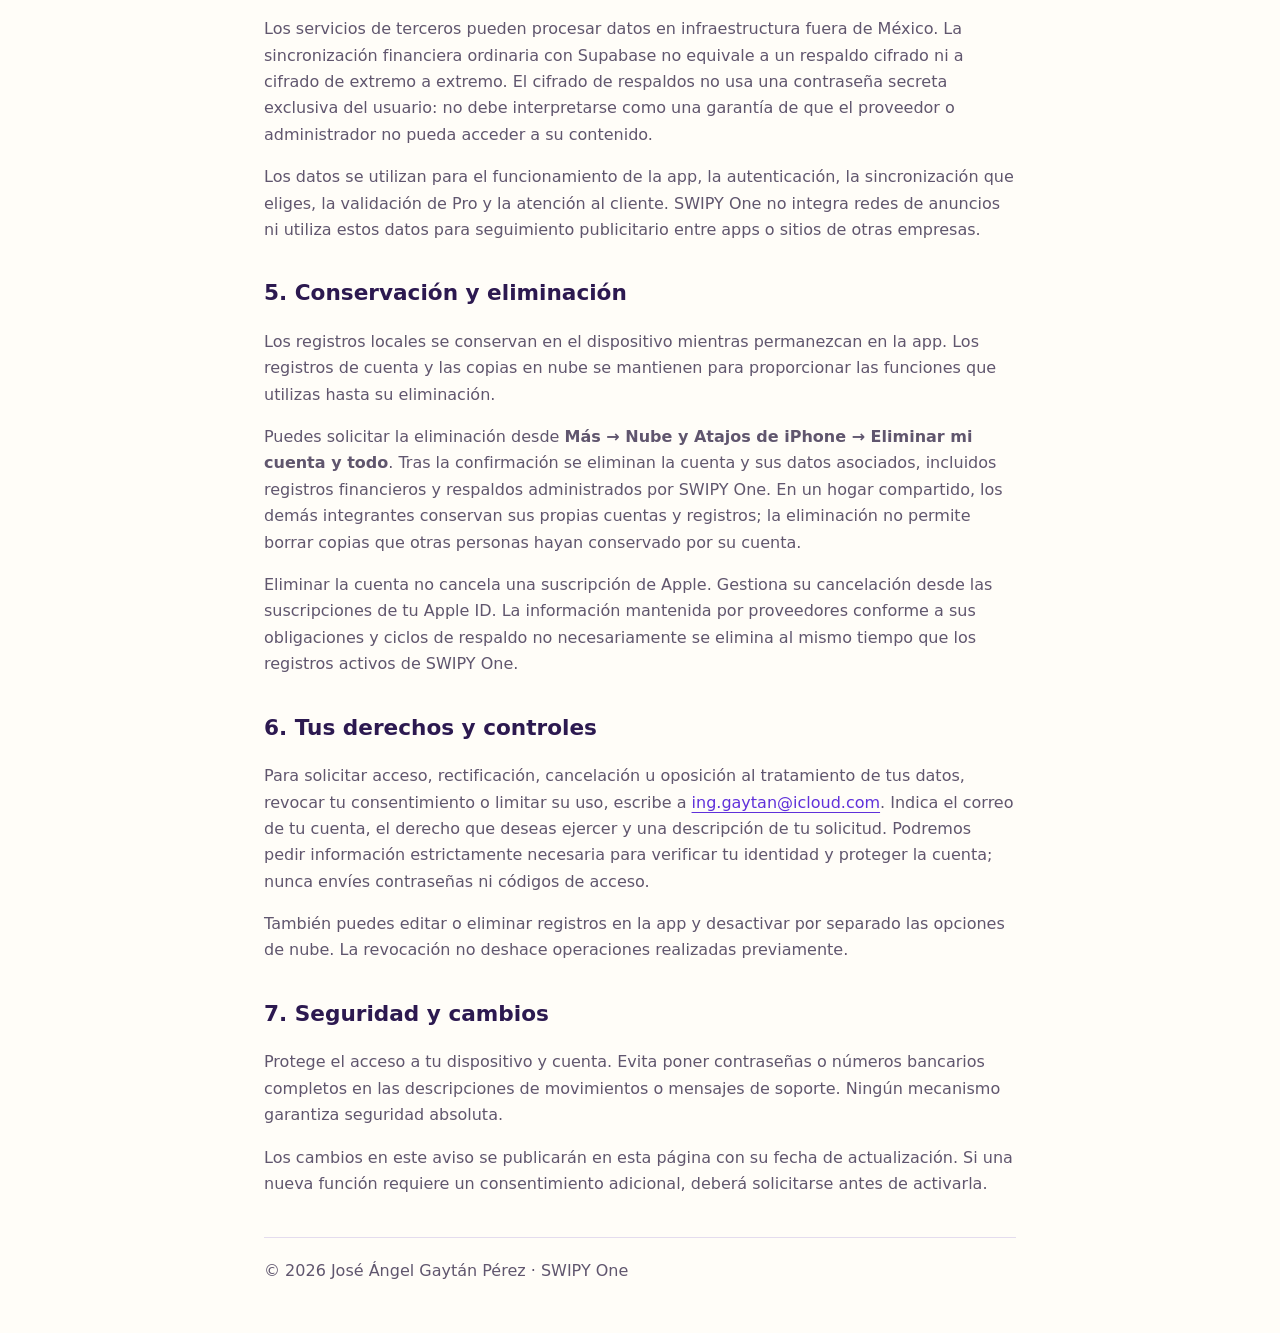
<file: privacidad-one.html>
<!doctype html>
<html lang="es-MX">
<head>
  <meta charset="utf-8">
  <meta name="viewport" content="width=device-width, initial-scale=1">
  <meta name="description" content="Privacidad y control de datos en SWIPY One.">
  <title>Privacidad · SWIPY One</title>
  <style>
    :root { color-scheme: light; --ink:#2c1950; --muted:#60566e; --accent:#6031da; --paper:#fffdf8; --border:#e4dcee; }
    * { box-sizing:border-box; }
    body { margin:0; background:var(--paper); color:var(--ink); font:16px/1.65 system-ui,sans-serif; }
    main { max-width:800px; margin:auto; padding:48px 24px; }
    nav { margin-bottom:40px; } a { color:var(--accent); text-underline-offset:4px; }
    a:focus-visible { outline:3px solid var(--accent); outline-offset:5px; }
    h1 { font-size:clamp(2rem,6vw,3rem); line-height:1.15; margin:12px 0; }
    h2 { font-size:1.35rem; margin-top:32px; } p, li { color:var(--muted); }
    .notice { border:1px solid var(--border); border-radius:16px; padding:20px; margin-top:28px; }
    footer { border-top:1px solid var(--border); margin-top:40px; padding-top:20px; color:var(--muted); }
  </style>
</head>
<body>
<main>
  <nav aria-label="Navegación"><a href="./index.html#one">SWIPY One</a> · <a href="soporte-one.html">Soporte</a></nav>
  <header><h1>Privacidad de SWIPY One</h1><p>Última actualización: 9 de octubre de 2026.</p></header>
  <h2>1. Responsable y contacto</h2>
  <p>José Ángel Gaytán Pérez es el responsable del tratamiento de datos descrito en este aviso. Puedes contactarlo en <a href="mailto:ing.gaytan@icloud.com">ing.gaytan@icloud.com</a>.</p>
  <p>Domicilio del responsable: Hamburgo 203, colonia Magnolias, Gómez Palacio, Durango, C. P. 35018, México.</p>
  <h2>2. Datos y finalidades</h2>
  <p>SWIPY One permite administrar ingresos, gastos, cuentas, saldos, presupuestos, categorías y deudas. Trata los registros y descripciones que ingresas para mostrar tus finanzas y ejecutar las acciones que solicitas.</p>
  <p>La autenticación y el control de cuenta utilizan Supabase. Para estas funciones se procesan el correo, el identificador de usuario y los datos de sesión; si utilizas un proveedor de inicio de sesión, también el nombre y la información de perfil que este proporciona. Esto es independiente de la sincronización financiera.</p>
  <p>Las suscripciones utilizan información de compra y estado de suscripción para validar el acceso a Pro y restaurar compras. Apple gestiona el pago; no ingresas los datos de tu tarjeta de pago en SWIPY One para contratar Pro.</p>
  <h2>3. Almacenamiento local y opciones de nube</h2>
  <p>En la app de iPhone, SQLite es la base principal de los registros financieros. La sincronización financiera con la web y el intercambio con el hogar están desactivados por defecto y requieren activación desde Nube y Atajos de iPhone. Cada opción tiene su propio control.</p>
  <ul>
    <li><strong>Sincronización financiera:</strong> al activarla se envían tus registros financieros a Supabase y se reciben cambios de la misma cuenta realizados en la web u otros dispositivos con sincronización habilitada.</li>
    <li><strong>Hogar compartido:</strong> al activarlo se intercambian registros con los integrantes del hogar mediante mensajes cifrados. Comparte el código de invitación únicamente con personas de confianza.</li>
    <li><strong>Respaldo opcional:</strong> permite guardar una copia cifrada en Supabase y recuperarla mediante las funciones de restauración disponibles.</li>
  </ul>
  <p>Desactivar una opción detiene nuevos intercambios o respaldos de esa opción; no elimina las copias previamente guardadas. Una solicitud ya enviada puede terminar de procesarse. No desinstales la app sin comprobar cómo conservarás tus registros locales.</p>
  <p>La versión web guarda sus registros financieros en Supabase: no tiene el mismo almacenamiento principal local que la app de iPhone. Las copias financieras en la web se asocian a tu cuenta.</p>
  <h2>4. Proveedores y personas con acceso</h2>
  <p>Supabase proporciona autenticación y las funciones de nube utilizadas por SWIPY One. Apple y, cuando lo eliges, tu proveedor de inicio de sesión procesan información conforme a sus propias políticas. Los integrantes de un hogar pueden acceder a los registros que compartes mediante esa función. El soporte recibe únicamente la información que le envías al solicitar ayuda.</p>
  <p>Los servicios de terceros pueden procesar datos en infraestructura fuera de México. La sincronización financiera ordinaria con Supabase no equivale a un respaldo cifrado ni a cifrado de extremo a extremo. El cifrado de respaldos no usa una contraseña secreta exclusiva del usuario: no debe interpretarse como una garantía de que el proveedor o administrador no pueda acceder a su contenido.</p>
  <p>Los datos se utilizan para el funcionamiento de la app, la autenticación, la sincronización que eliges, la validación de Pro y la atención al cliente. SWIPY One no integra redes de anuncios ni utiliza estos datos para seguimiento publicitario entre apps o sitios de otras empresas.</p>
  <h2>5. Conservación y eliminación</h2>
  <p>Los registros locales se conservan en el dispositivo mientras permanezcan en la app. Los registros de cuenta y las copias en nube se mantienen para proporcionar las funciones que utilizas hasta su eliminación.</p>
  <p>Puedes solicitar la eliminación desde <strong>Más → Nube y Atajos de iPhone → Eliminar mi cuenta y todo</strong>. Tras la confirmación se eliminan la cuenta y sus datos asociados, incluidos registros financieros y respaldos administrados por SWIPY One. En un hogar compartido, los demás integrantes conservan sus propias cuentas y registros; la eliminación no permite borrar copias que otras personas hayan conservado por su cuenta.</p>
  <p>Eliminar la cuenta no cancela una suscripción de Apple. Gestiona su cancelación desde las suscripciones de tu Apple ID. La información mantenida por proveedores conforme a sus obligaciones y ciclos de respaldo no necesariamente se elimina al mismo tiempo que los registros activos de SWIPY One.</p>
  <h2>6. Tus derechos y controles</h2>
  <p>Para solicitar acceso, rectificación, cancelación u oposición al tratamiento de tus datos, revocar tu consentimiento o limitar su uso, escribe a <a href="mailto:ing.gaytan@icloud.com?subject=Privacidad%20SWIPY%20One">ing.gaytan@icloud.com</a>. Indica el correo de tu cuenta, el derecho que deseas ejercer y una descripción de tu solicitud. Podremos pedir información estrictamente necesaria para verificar tu identidad y proteger la cuenta; nunca envíes contraseñas ni códigos de acceso.</p>
  <p>También puedes editar o eliminar registros en la app y desactivar por separado las opciones de nube. La revocación no deshace operaciones realizadas previamente.</p>
  <h2>7. Seguridad y cambios</h2>
  <p>Protege el acceso a tu dispositivo y cuenta. Evita poner contraseñas o números bancarios completos en las descripciones de movimientos o mensajes de soporte. Ningún mecanismo garantiza seguridad absoluta.</p>
  <p>Los cambios en este aviso se publicarán en esta página con su fecha de actualización. Si una nueva función requiere un consentimiento adicional, deberá solicitarse antes de activarla.</p>
  <footer>© 2026 José Ángel Gaytán Pérez · SWIPY One</footer>
</main>
</body>
</html>
</file>
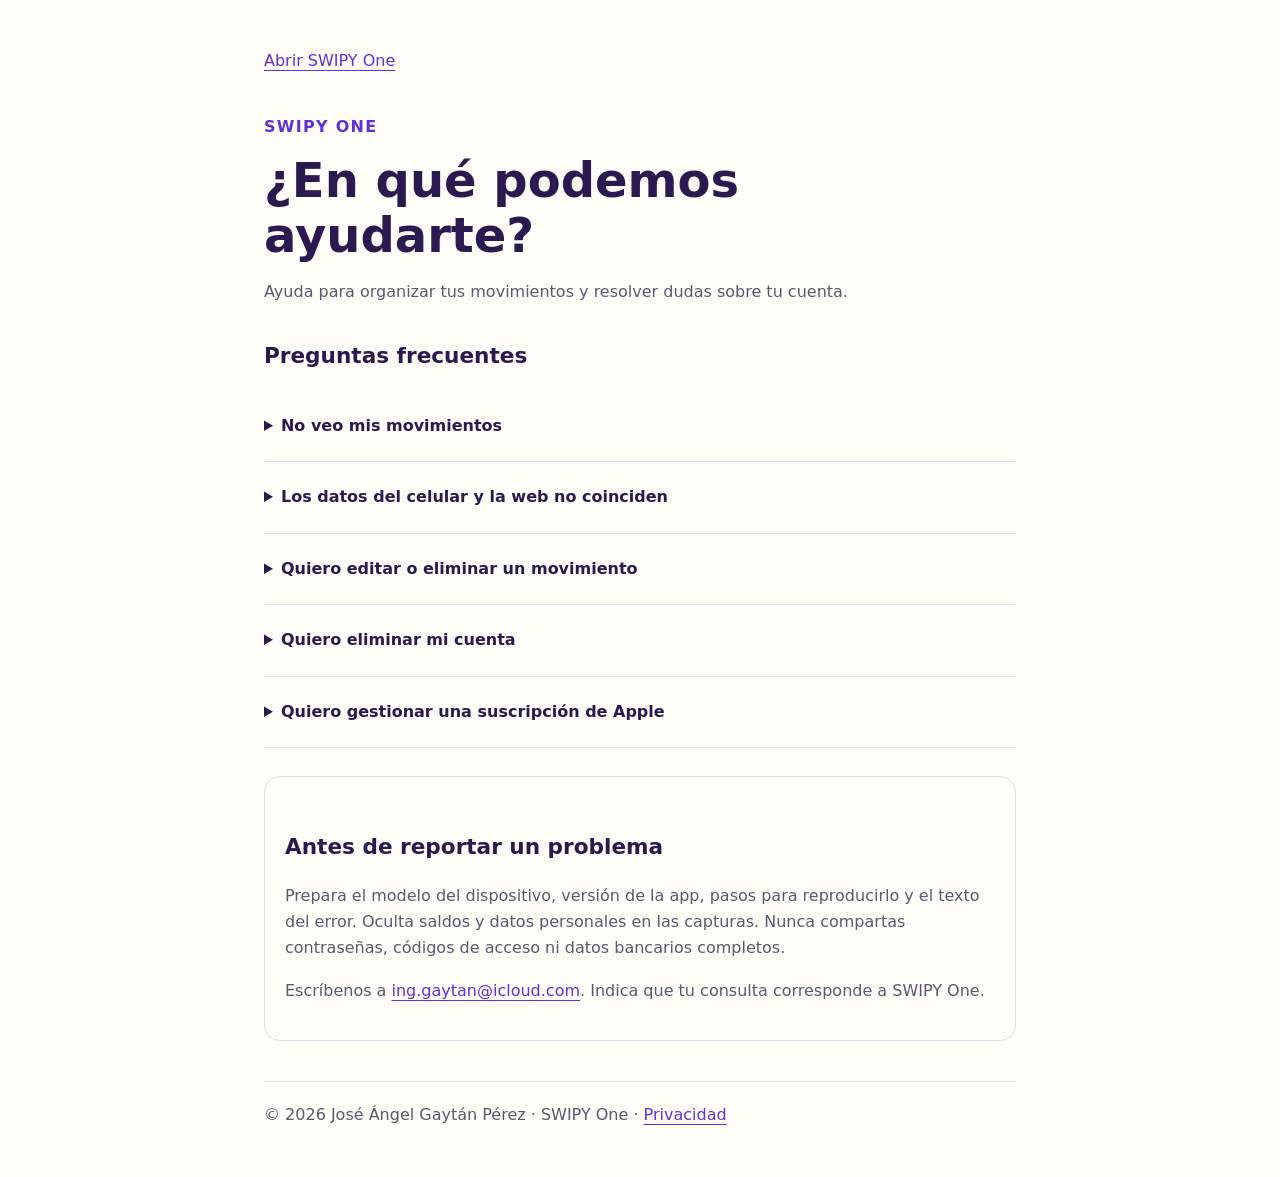
<file: soporte-one.html>
<!doctype html>
<html lang="es-MX">
<head>
  <meta charset="utf-8">
  <meta name="viewport" content="width=device-width, initial-scale=1">
  <meta name="description" content="Ayuda para movimientos, sincronización y eliminación de cuenta en SWIPY One.">
  <title>Soporte · SWIPY One</title>
  <style>
    :root { color-scheme: light; --ink:#2c1950; --muted:#60566e; --accent:#6031da; --paper:#fffdf8; --border:#e4dcee; }
    * { box-sizing:border-box; }
    body { margin:0; background:var(--paper); color:var(--ink); font:16px/1.65 system-ui,sans-serif; }
    main { max-width:800px; margin:auto; padding:48px 24px; }
    nav { margin-bottom:40px; } a { color:var(--accent); text-underline-offset:4px; }
    a:focus-visible,summary:focus-visible { outline:3px solid var(--accent); outline-offset:5px; }
    h1 { font-size:clamp(2rem,6vw,3rem); line-height:1.15; margin:12px 0; }
    h2 { font-size:1.35rem; margin-top:32px; } p { color:var(--muted); }
    .label { color:var(--accent); font-weight:700; letter-spacing:.08em; }
    details { border-bottom:1px solid var(--border); padding:12px 0; }
    summary { min-height:44px; padding:10px 0; cursor:pointer; font-weight:650; }
    .notice { border:1px solid var(--border); border-radius:16px; padding:20px; margin-top:28px; }
    footer { border-top:1px solid var(--border); margin-top:40px; padding-top:20px; color:var(--muted); }
  </style>
</head>
<body>
  <main>
    <nav aria-label="Navegación"><a href="./index.html#one">Abrir SWIPY One</a></nav>
    <header><span class="label">SWIPY ONE</span><h1>¿En qué podemos ayudarte?</h1><p>Ayuda para organizar tus movimientos y resolver dudas sobre tu cuenta.</p></header>
    <h2>Preguntas frecuentes</h2>
    <details><summary>No veo mis movimientos</summary><p>Comprueba el periodo seleccionado y los filtros de ingresos, gastos y categorías. Confirma también que iniciaste sesión con la misma cuenta que usaste para registrar los movimientos.</p></details>
    <details><summary>Los datos del celular y la web no coinciden</summary><p>Comprueba tu conexión y que ambas sesiones correspondan a la misma cuenta. Consulta el estado en Más → Nube y Atajos de iPhone. Si aparece un error, conserva el mensaje para reportarlo. No elimines ni reinstales la app antes de comprobar que tus registros están respaldados.</p></details>
    <details><summary>Quiero editar o eliminar un movimiento</summary><p>Abre Movimientos y selecciona el registro. En celular puedes abrir directamente su edición. Antes de confirmar una eliminación, comprueba que se trata del movimiento correcto.</p></details>
    <details><summary>Quiero eliminar mi cuenta</summary><p>Entra a Más → Nube y Atajos de iPhone y busca Eliminar cuenta. Lee la advertencia antes de confirmar: la eliminación de la cuenta y sus datos es permanente. Si compartes un hogar, consulta el alcance que indica la confirmación.</p></details>
    <details><summary>Quiero gestionar una suscripción de Apple</summary><p>Abre Configuración en tu dispositivo, toca tu nombre y entra a Suscripciones. Eliminar una cuenta en SWIPY One no cancela por sí solo una suscripción contratada con Apple.</p></details>
    <section class="notice" aria-labelledby="report"><h2 id="report">Antes de reportar un problema</h2><p>Prepara el modelo del dispositivo, versión de la app, pasos para reproducirlo y el texto del error. Oculta saldos y datos personales en las capturas. Nunca compartas contraseñas, códigos de acceso ni datos bancarios completos.</p><p>Escríbenos a <a href="mailto:ing.gaytan@icloud.com?subject=Soporte%20SWIPY%20One">ing.gaytan@icloud.com</a>. Indica que tu consulta corresponde a SWIPY One.</p></section>
    <footer>© 2026 José Ángel Gaytán Pérez · SWIPY One · <a href="privacidad-one.html">Privacidad</a></footer>
  </main>
</body>
</html>
</file>
<file: styles.css>
:root {
  --one:#6c3bff;
  --blue:#129cff;
  --ink:#2a174f;
  --ocean:#123348;
  --deep:#2e5f7c;
  --water:#3f7594;
  --gold:#e0bd80;
  --sand:#ba9e6e;
  --cream:#f8f3ea
}
* {
  box-sizing:border-box
}
html {
  scroll-behavior:smooth
}
body {
  margin:0;
  background:#fff;
  color:var(--ink);
  font:16px/1.55 -apple-system,BlinkMacSystemFont,'Segoe UI',sans-serif
}
a {
  color:inherit;
  text-decoration:none
}
.wrap {
  width:min(1240px,calc(100% - 64px));
  margin:auto
}
header {
  border-bottom:1px solid #ece8f3
}
.nav {
  display:flex;
  align-items:center;
  justify-content:space-between;
  gap:24px;
  padding:19px 0
}
.logo {
  display:flex;
  align-items:center;
  gap:10px;
  font-size:22px;
  font-weight:800;
  letter-spacing:-.7px
}
.logo img {
  width:48px;
  height:48px
}
.navlinks {
  display:flex;
  align-items:center;
  gap:32px;
  font-size:14px;
  font-weight:600
}
.button {
  display:inline-flex;
  justify-content:center;
  align-items:center;
  border-radius:10px;
  padding:12px 20px;
  font-weight:700;
  font-size:14px;
  background:var(--one);
  color:white
}
.button.business {
  background:var(--ocean)
}
.button.outline {
  background:white;
  color:var(--ocean);
  border:1px solid #b9ccd7
}
.button.gold {
  background:var(--gold);
  color:var(--ocean)
}
a:focus-visible {
  outline:3px solid var(--blue);
  outline-offset:5px
}
.hero {
  display:grid;
  grid-template-columns:1.4fr .6fr;
  align-items:center;
  gap:50px;
  padding:64px 0 44px
}
.eyebrow {
  font-size:12px;
  letter-spacing:2px;
  font-weight:750;
  color:var(--one);
  text-transform:uppercase
}
.hero h1 {
  font-size:clamp(42px,5.5vw,72px);
  line-height:1.05;
  letter-spacing:-3px;
  margin:18px 0 24px;
  font-weight:750
}
.hero h1 span {
  color:var(--one)
}
.hero p {
  max-width:690px;
  font-size:20px;
  color:#706682;
  margin:0
}
.herolinks {
  display:flex;
  gap:12px;
  margin-top:26px
}
.mascot {
  width:100%;
  max-width:300px;
  justify-self:center
}
.sectionhead {
  display:flex;
  justify-content:space-between;
  align-items:baseline;
  margin:12px 0 20px;
  gap:20px
}
.sectionhead h2 {
  font-size:26px;
  letter-spacing:-.6px;
  margin:0
}
.sectionhead span {
  font-size:13px;
  color:#706682
}
.products {
  display:grid;
  grid-template-columns:1.18fr 1fr;
  gap:24px
}
.product {
  border:1px solid #dce5e9;
  border-radius:20px;
  overflow:hidden;
  background:white
}
.product.one {
  border-color:#e5dcfb
}
.producttop {
  padding:26px 28px 22px
}
.productname {
  display:flex;
  justify-content:space-between;
  gap:12px;
  align-items:center
}
.productname h3 {
  font-size:27px;
  letter-spacing:-.8px;
  margin:0;
  color:var(--ocean)
}
.one .productname h3 {
  color:var(--one)
}
.tag {
  font-size:10px;
  letter-spacing:1px;
  font-weight:700;
  background:#edf3f5;
  color:var(--deep);
  border-radius:100px;
  padding:6px 10px
}
.one .tag {
  background:#f1ebff;
  color:var(--one)
}
.producttop p {
  margin:10px 0 0;
  color:#706682;
  max-width:440px
}
.shot {
  margin:0 20px;
  border:1px solid #e4e8ec;
  border-radius:10px;
  overflow:hidden;
  background:#fff
}
.shot img {
  display:block;
  width:100%;
  height:auto
}
.shot figcaption {
  font-size:11px;
  padding:8px 10px;
  border-top:1px solid #e4e8ec;
  color:#706682;
  background:#fcfcfd
}
.productbottom {
  padding:20px 28px 26px
}
.features {
  display:flex;
  flex-wrap:wrap;
  gap:8px;
  margin-bottom:22px
}
.features span {
  font-size:12px;
  border-radius:6px;
  padding:5px 9px;
  background:#f2f6f8;
  color:var(--deep)
}
.one .features span {
  background:#f5f1ff;
  color:#6242a5
}
.productbottom .button {
  width:100%
}
.one .productbottom {
  padding-top:24px
}
.one .detail {
  font-size:17px;
  line-height:1.65;
  margin:0 0 20px;
  color:#706682
}
.plans {
  margin-top:64px;
  padding:38px 0 48px;
  border-top:1px solid #e8e1d4
}
.plans .eyebrow {
  color:var(--deep)
}
.plans h2 {
  font-size:34px;
  letter-spacing:-1px;
  margin:8px 0
}
.plans>p {
  color:#706682;
  margin:0 0 28px
}
.prices {
  display:grid;
  grid-template-columns:repeat(4,1fr);
  gap:16px
}
.price {
  border:1px solid #dce5e9;
  padding:24px;
  border-radius:16px;
  display:flex;
  flex-direction:column;
  align-items:flex-start
}
.price h3 {
  font-size:18px;
  margin:0 0 10px;
  color:var(--ocean)
}
.price strong {
  font-size:32px;
  letter-spacing:-1px;
  color:var(--ocean)
}
.price small {
  color:var(--deep);
  margin:2px 0 14px
}
.price p {
  font-size:14px;
  color:#526c7b;
  margin:0;
  flex:1
}
.price.lifetime {
  border-color:var(--sand);
  background:#fffaf1
}
.price ul {
  margin:0;
  padding-left:18px;
  font-size:13px;
  color:var(--deep)
}
.price .button {
  width:100%;
  margin-top:24px
}
.notice {
  font-size:12px!important;
  max-width:800px;
  margin-top:20px!important
}
.footer {
  border-top:1px solid #ece8f3;
  display:flex;
  justify-content:space-between;
  align-items:center;
  padding:24px 0;
  color:#706682;
  font-size:12px
}
.footer img {
  width:48px;
  height:48px;
  object-fit:contain
}
.proposal {
  background:#f5f1ff;
  color:#6242a5;
  font-size:11px;
  padding:8px 0;
  text-align:center
}
.palette {
  display:flex;
  gap:7px;
  margin:10px 0 0
}
.palette i {
  height:4px;
  width:36px;
  border-radius:4px
}
@media(max-width:760px) {
  .wrap {
  width:calc(100% - 36px)
}
.navlinks {
  gap:14px;
  font-size:12px
}
.navlinks .button {
  display:none
}
.hero {
  grid-template-columns:1fr;
  padding:38px 0;
  gap:16px
}
.hero h1 {
  letter-spacing:-1.5px
}
.hero p {
  font-size:17px
}
.mascot {
  max-width:165px;
  grid-row:2
}
.products,.prices {
  grid-template-columns:1fr
}
.sectionhead {
  display:block
}
.sectionhead span {
  display:block;
  margin-top:5px
}
.herolinks {
  flex-wrap:wrap
}
.footer {
  gap:15px
}
.plans {
  margin-top:36px
}

}
@media(prefers-reduced-motion:reduce) {
  html {
  scroll-behavior:auto
}

}


.skip-link {
  position:fixed;
  top:-100px;
  left:16px;
  background:var(--one);
  color:#fff;
  padding:12px 20px;
  z-index:10;
  border-radius:8px
}
.skip-link:focus {
  top:12px
}
.downloads {
  border-top:1px solid #e8e1d4;
  padding:38px 0 60px
}
.downloads h2 {
  font-size:34px;
  letter-spacing:-1px;
  margin:8px 0
}
.downloads p {
  color:#706682;
  max-width:760px
}
.footerlinks {
  display:flex;
  align-items:center;
  gap:20px
}
.footerlinks a {
  font-size:12px
}
.product {
  scroll-margin-top:24px
}
#planes,#descargar {
  scroll-margin-top:24px
}
@media(max-width:760px) {
  .nav {
  flex-wrap:wrap
}
.navlinks {
  width:100%;
  justify-content:space-between
}
.footer {
  align-items:flex-start;
  flex-direction:column
}
.footerlinks {
  flex-wrap:wrap
}
.price .button {
  padding-inline:10px
}

}
</file>
